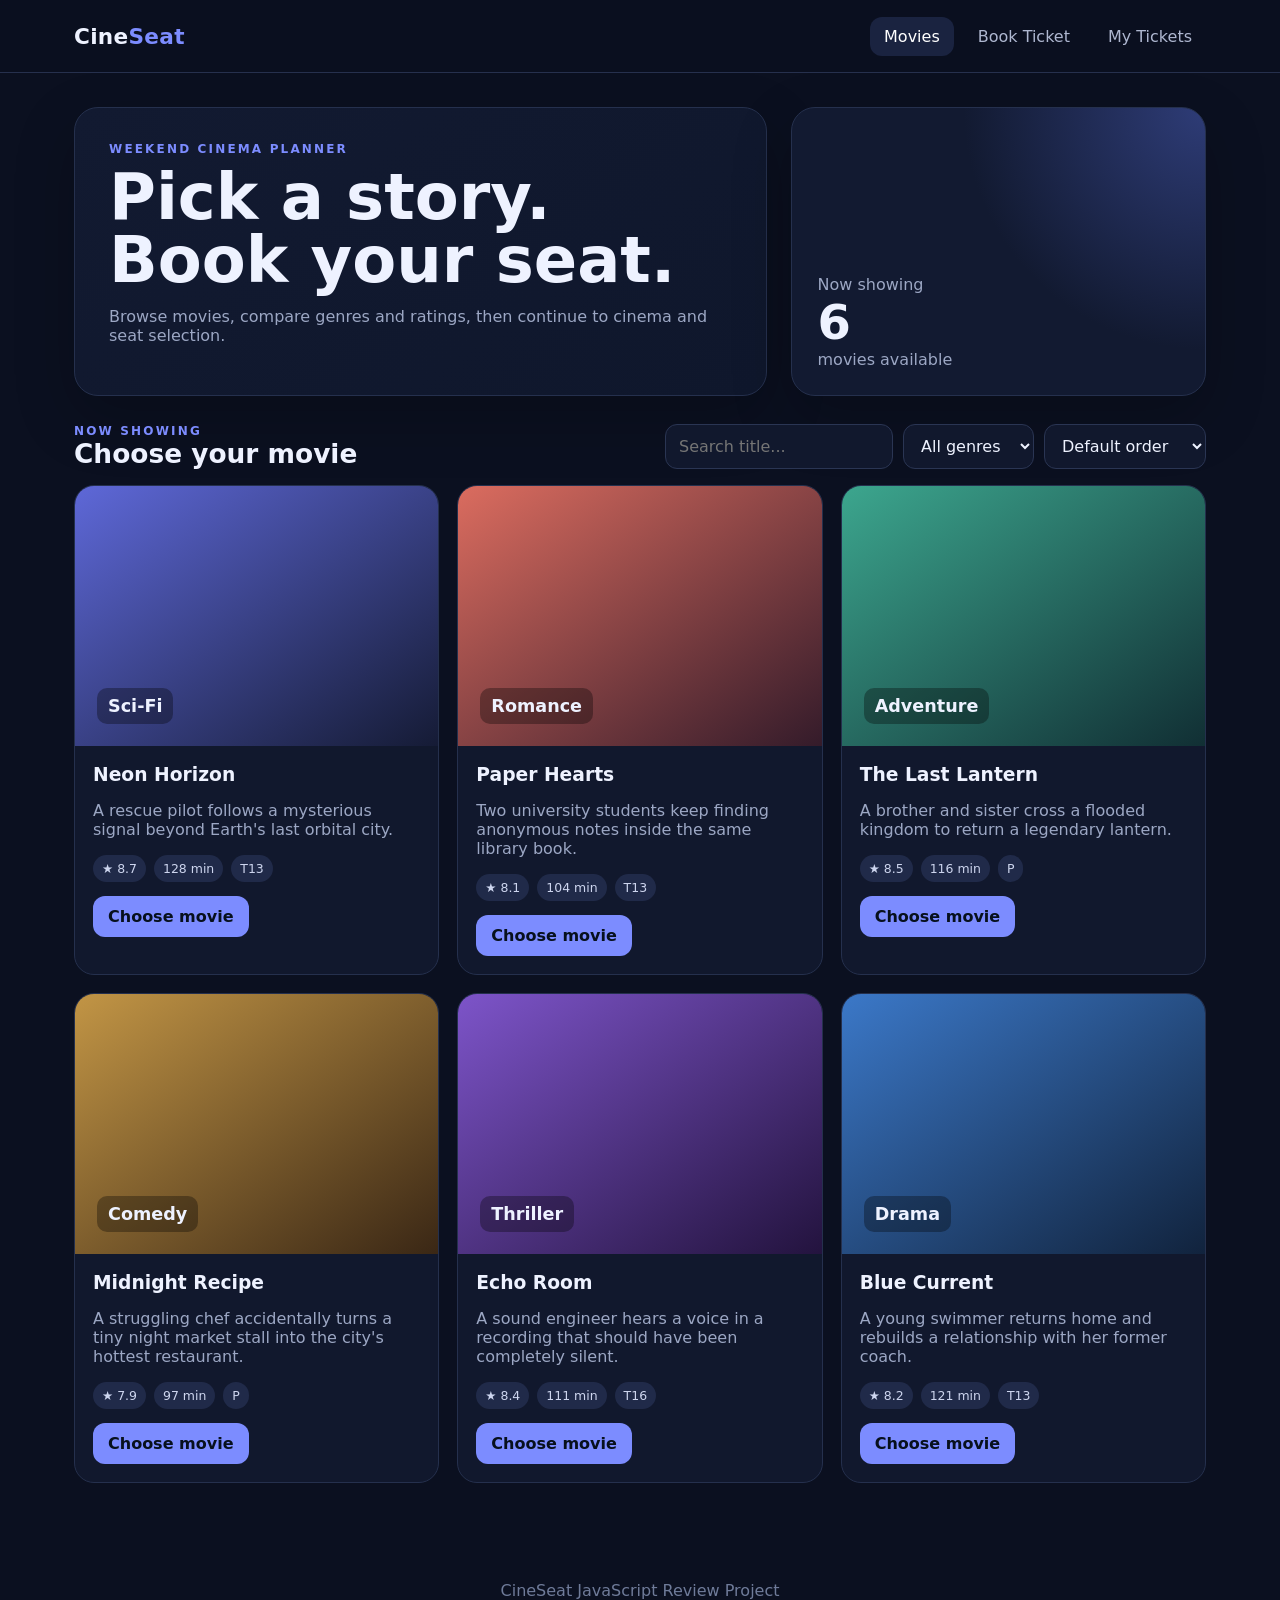
<file: CinemaSeat_Student/index.html>
<!doctype html>
<html>
  <head>
    <meta charset="UTF-8" />
    <meta name="viewport" content="width=device-width,initial-scale=1" />
    <title>CineSeat • Movies</title>
    <link rel="stylesheet" href="style.css" />
  </head>
  <body data-page="movies">
    <header class="topbar">
      <nav class="nav">
        <a class="brand" href="index.html">Cine<span>Seat</span></a>
        <div class="nav-links">
          <a class="active" href="index.html">Movies</a><a href="booking.html">Book Ticket</a
          ><a href="tickets.html">My Tickets <span id="ticketCount"></span></a>
        </div>
      </nav>
    </header>
    <main class="page">
      <section class="hero">
        <div class="hero-card hero-copy">
          <div class="eyebrow">Weekend cinema planner</div>
          <h1>Pick a story.<br />Book your seat.</h1>
          <p class="muted">Browse movies, compare genres and ratings, then continue to cinema and seat selection.</p>
        </div>
        <div class="hero-card hero-stat">
          <span class="muted">Now showing</span><strong id="movieCount">0</strong><span class="muted">movies available</span>
        </div>
      </section>
      <section>
        <div class="section-head">
          <div>
            <div class="eyebrow">Now showing</div>
            <h2>Choose your movie</h2>
          </div>
          <div class="controls">
            <input id="searchInput" class="field" placeholder="Search title..." />
            <select id="genreFilter" class="field">
              <option value="all">All genres</option>
            </select>
            <select id="sortSelect" class="field">
              <option value="default">Default order</option>
              <option value="rating-desc">Highest rating</option>
              <option value="duration-asc">Shortest first</option>
              <option value="title-asc">Title A–Z</option>
            </select>
          </div>
        </div>
        <div id="movieGrid" class="movie-grid"></div>
        <div id="movieEmpty" class="empty hidden">No movies match your current search and filters.</div>
      </section>
    </main>
    <footer class="footer">CineSeat JavaScript Review Project</footer>
    <script src="script.js"></script>
  </body>
</html>
</file>
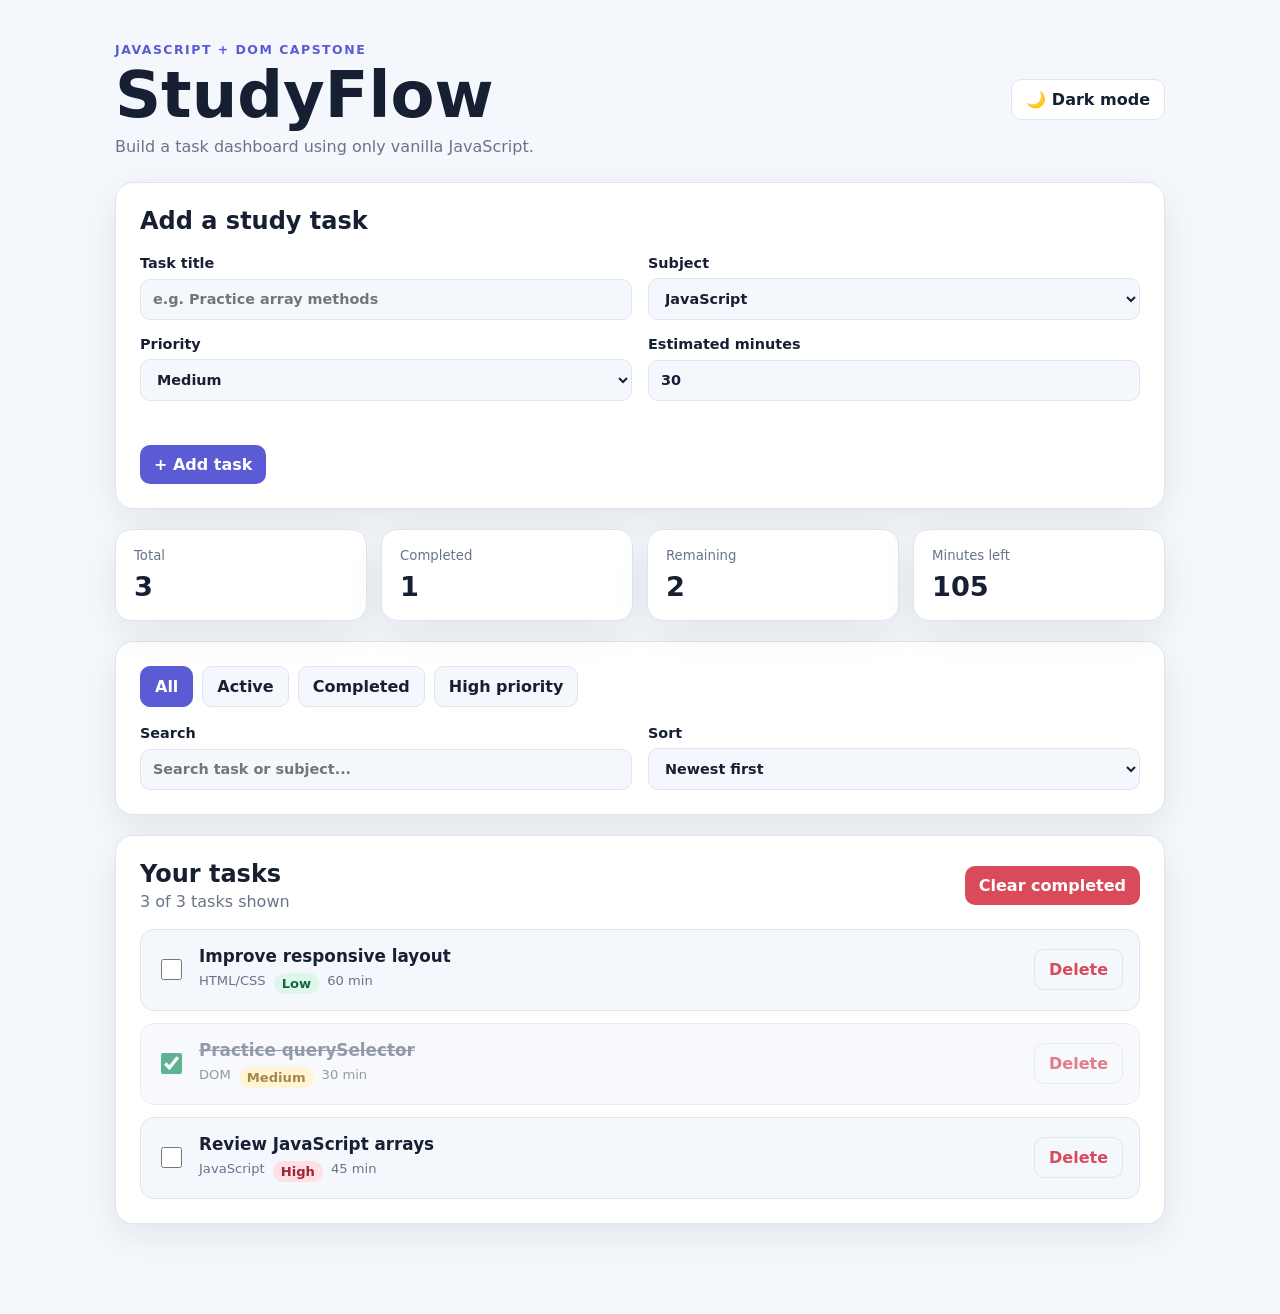
<file: DOM_Assignment1/index.html>
<!DOCTYPE html>
<html lang="en">
<head>
  <meta charset="UTF-8" />
  <meta name="viewport" content="width=device-width, initial-scale=1.0" />
  <title>StudyFlow - JavaScript DOM Capstone</title>
  <link rel="stylesheet" href="style.css" />
</head>
<body>
  <main class="app-shell">
    <header class="hero">
      <div>
        <p class="eyebrow">JavaScript + DOM Capstone</p>
        <h1>StudyFlow</h1>
        <p class="subtitle">Build a task dashboard using only vanilla JavaScript.</p>
      </div>
      <button id="theme-btn" class="secondary-btn" type="button">🌙 Dark mode</button>
    </header>

    <section class="panel" aria-labelledby="add-task-title">
      <h2 id="add-task-title">Add a study task</h2>
      <form id="task-form" novalidate>
        <div class="form-grid">
          <label>
            Task title
            <input id="task-title" type="text" placeholder="e.g. Practice array methods" maxlength="60" />
          </label>

          <label>
            Subject
            <select id="task-subject">
              <option value="JavaScript">JavaScript</option>
              <option value="HTML/CSS">HTML/CSS</option>
              <option value="DOM">DOM</option>
              <option value="Other">Other</option>
            </select>
          </label>

          <label>
            Priority
            <select id="task-priority">
              <option value="low">Low</option>
              <option value="medium" selected>Medium</option>
              <option value="high">High</option>
            </select>
          </label>

          <label>
            Estimated minutes
            <input id="task-minutes" type="number" min="5" max="240" step="5" value="30" />
          </label>
        </div>

        <p id="form-error" class="error-message" aria-live="polite"></p>
        <button class="primary-btn" type="submit">+ Add task</button>
      </form>
    </section>

    <section class="stats-grid" aria-label="Task statistics">
      <article class="stat-card"><span>Total</span><strong id="stat-total">0</strong></article>
      <article class="stat-card"><span>Completed</span><strong id="stat-completed">0</strong></article>
      <article class="stat-card"><span>Remaining</span><strong id="stat-remaining">0</strong></article>
      <article class="stat-card"><span>Minutes left</span><strong id="stat-minutes">0</strong></article>
    </section>

    <section class="panel controls-panel">
      <div class="filter-group" role="group" aria-label="Filter tasks">
        <button class="filter-btn active" data-filter="all" type="button">All</button>
        <button class="filter-btn" data-filter="active" type="button">Active</button>
        <button class="filter-btn" data-filter="completed" type="button">Completed</button>
        <button class="filter-btn" data-filter="high" type="button">High priority</button>
      </div>

      <div class="control-grid">
        <label>
          Search
          <input id="search-input" type="search" placeholder="Search task or subject..." />
        </label>
        <label>
          Sort
          <select id="sort-select">
            <option value="newest">Newest first</option>
            <option value="oldest">Oldest first</option>
            <option value="priority">Priority</option>
            <option value="minutes">Estimated minutes</option>
          </select>
        </label>
      </div>
    </section>

    <section class="panel">
      <div class="section-heading">
        <div>
          <h2>Your tasks</h2>
          <p id="result-message" class="muted">No tasks yet.</p>
        </div>
        <button id="clear-completed-btn" class="danger-btn" type="button">Clear completed</button>
      </div>

      <div id="task-list" class="task-list"></div>
      <div id="empty-state" class="empty-state">
        <div class="empty-icon">📚</div>
        <h3>Nothing to show</h3>
        <p>Add a task or change your filters.</p>
      </div>
    </section>
  </main>

  <div id="confirm-modal" class="modal hidden" role="dialog" aria-modal="true" aria-labelledby="modal-title">
    <div class="modal-card">
      <button id="modal-close-btn" class="modal-close" type="button" aria-label="Close">×</button>
      <h2 id="modal-title">Delete task?</h2>
      <p>This action cannot be undone.</p>
      <div class="modal-actions">
        <button id="modal-cancel-btn" class="secondary-btn" type="button">Cancel</button>
        <button id="modal-confirm-btn" class="danger-btn" type="button">Delete</button>
      </div>
    </div>
  </div>
  <div id="modal-overlay" class="overlay hidden"></div>

  <script src="script.js"></script>
</body>
</html>
</file>
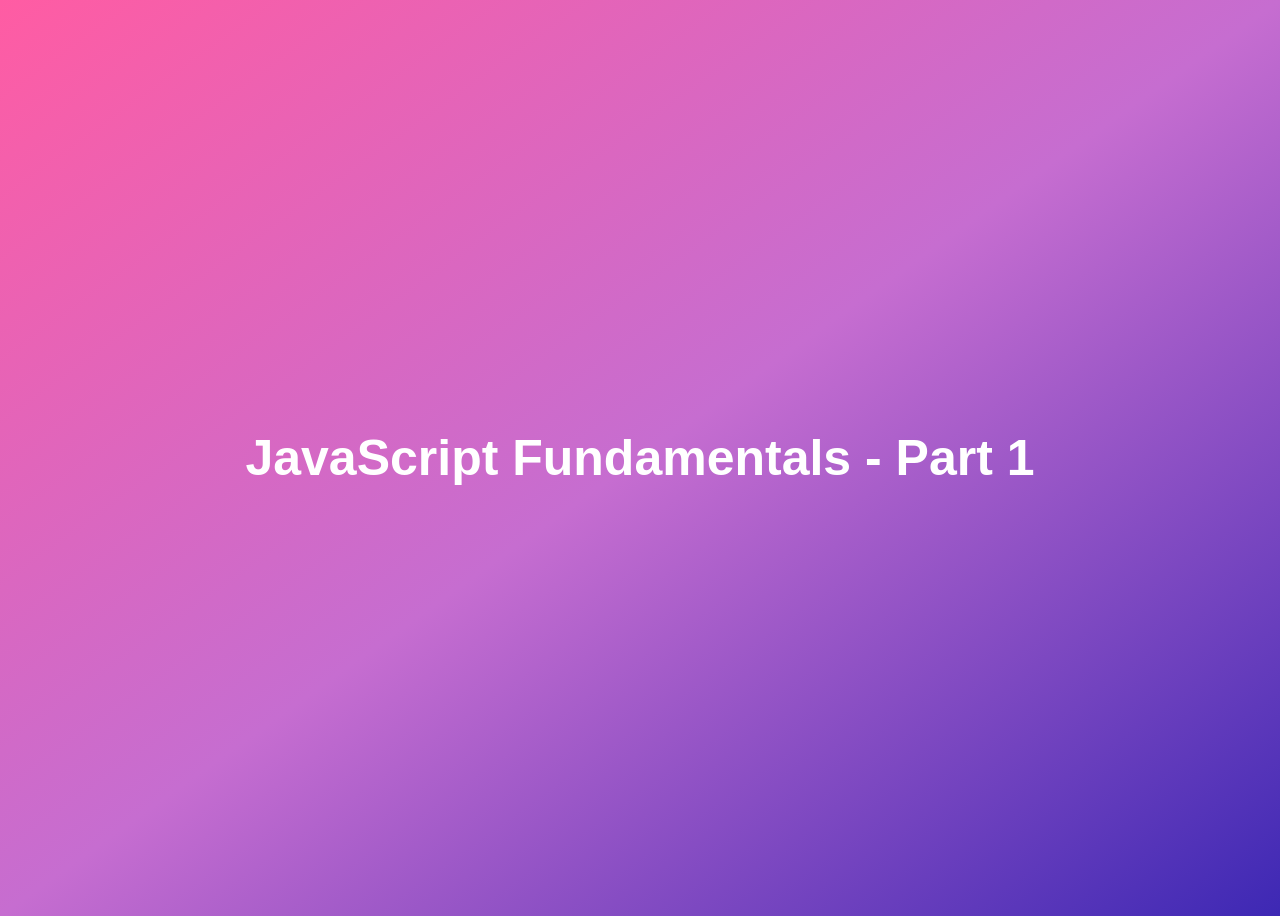
<file: JavaScript_Fundamental_1_Challenge/index.html>
<!doctype html>
<html lang="en">
  <head>
    <meta charset="UTF-8" />
    <meta name="viewport" content="width=device-width, initial-scale=1.0" />
    <title>JavaScript Fundamentals - Part 1</title>
    <style>
      body {
        height: 100vh;
        display: flex;
        align-items: center;
        background: linear-gradient(to top left, #3d28b4, #c66dd0, #ff5ca3);
      }
      h1 {
        font-family: sans-serif;
        font-size: 50px;
        line-height: 1.4;
        width: 100%;
        text-align: center;
        color: white;
      }
    </style>
  </head>
  <body>
    <h1>JavaScript Fundamentals - Part 1</h1>

    <!-- Linking a JavaScript File -->
    <script src="script.js"></script>
  </body>
</html>
</file>
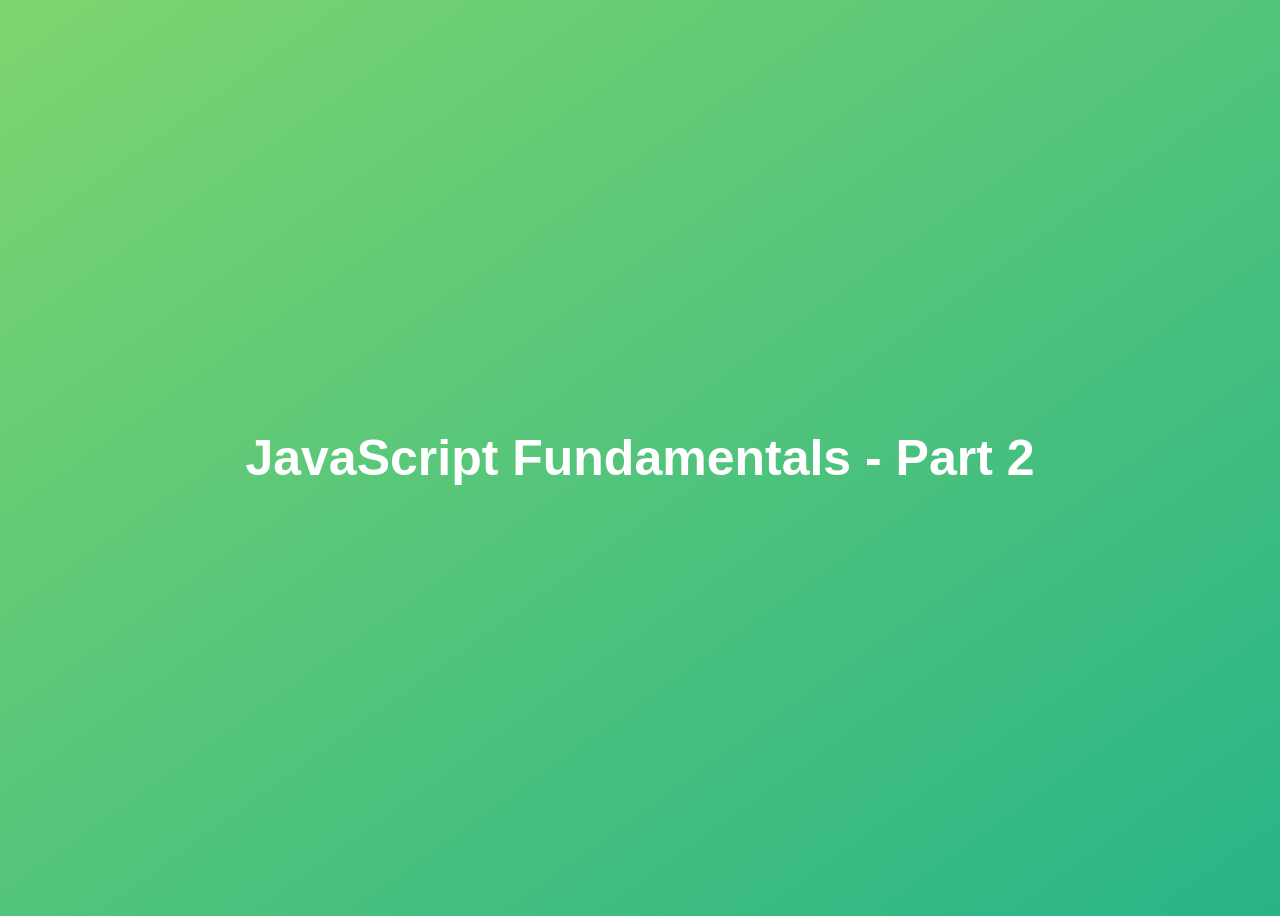
<file: JavaScript_Fundamental_2_Challenge/index.html>
<!doctype html>
<html lang="en">
  <head>
    <meta charset="UTF-8" />
    <meta name="viewport" content="width=device-width, initial-scale=1.0" />
    <meta http-equiv="X-UA-Compatible" content="ie=edge" />
    <title>JavaScript Fundamentals - Part 2</title>
    <style>
      body {
        height: 100vh;
        display: flex;
        align-items: center;
        background: linear-gradient(to top left, #28b487, #7dd56f);
      }
      h1 {
        font-family: sans-serif;
        font-size: 50px;
        line-height: 1.4;
        width: 100%;
        padding: 30px;
        text-align: center;
        color: white;
      }
    </style>
  </head>
  <body>
    <h1>JavaScript Fundamentals - Part 2</h1>

    <!-- Link to the script file -->
    <script src="script.js"></script>
  </body>
</html>
</file>
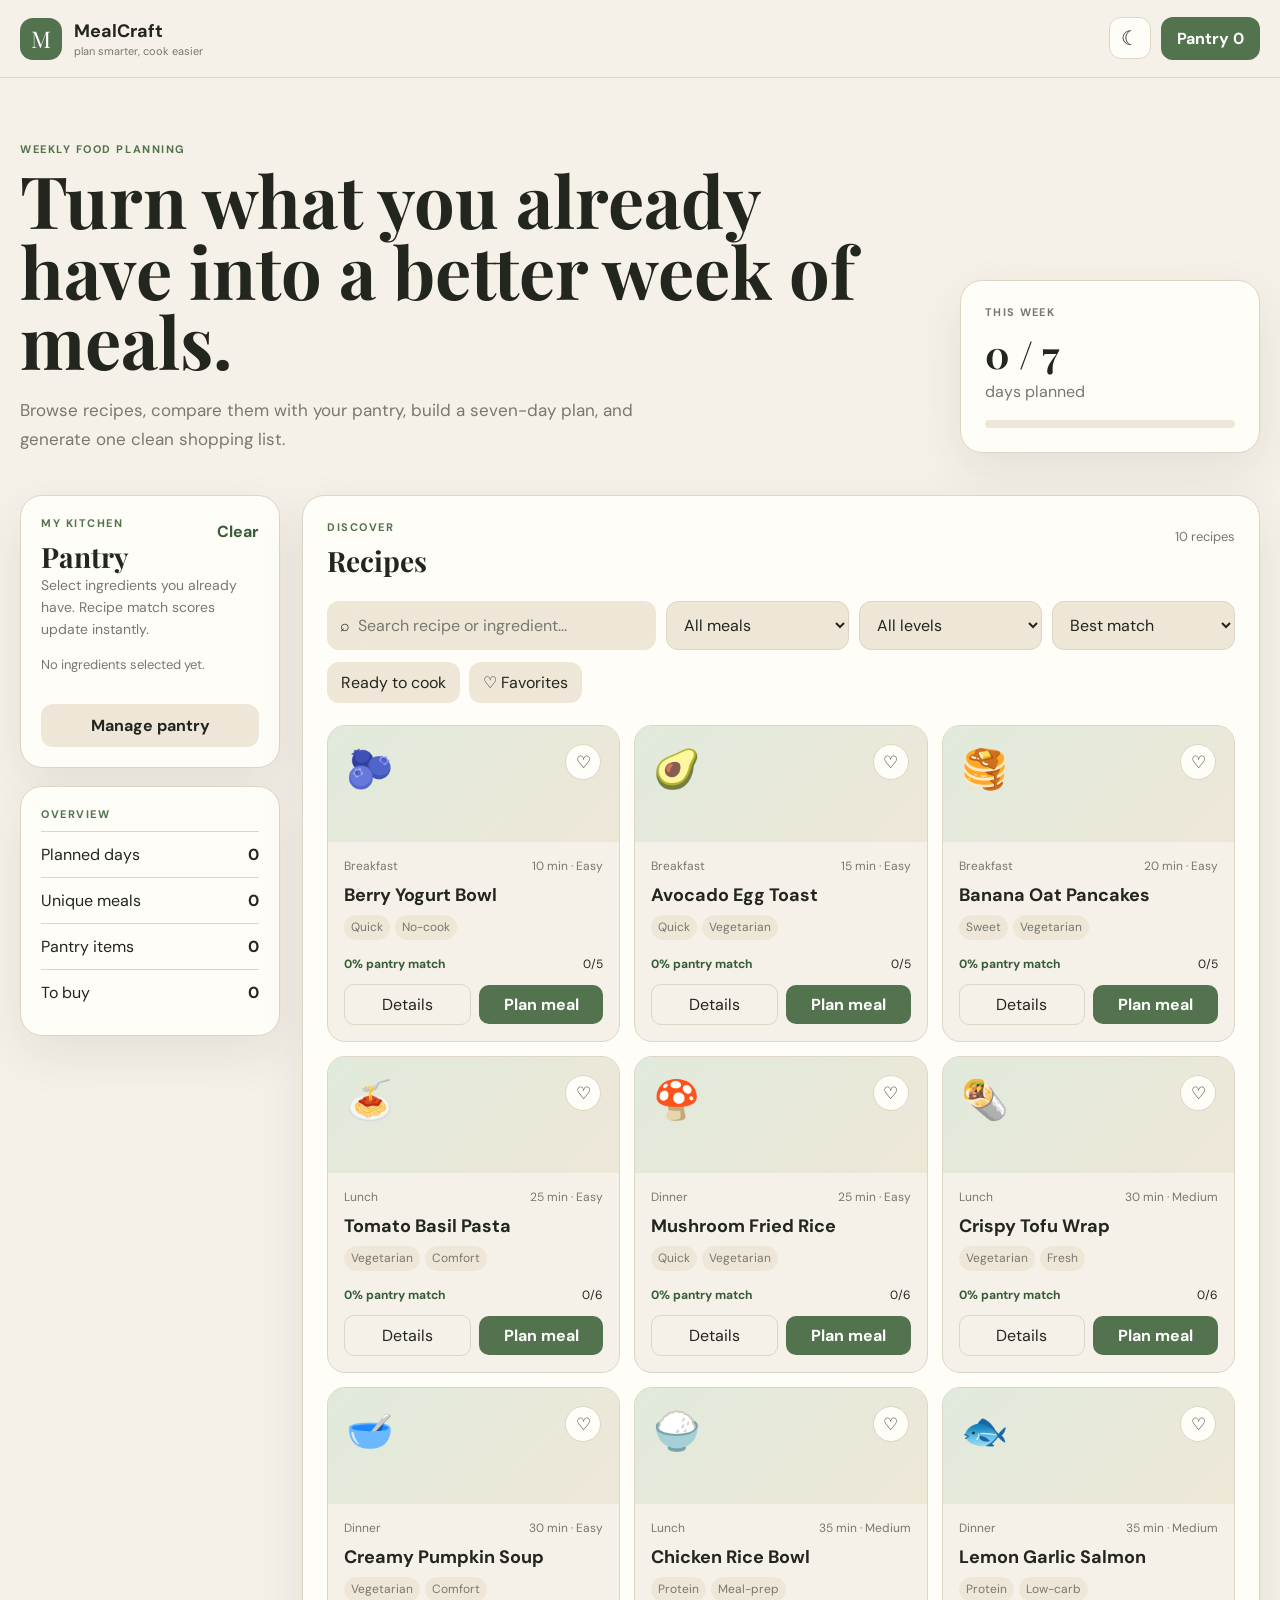
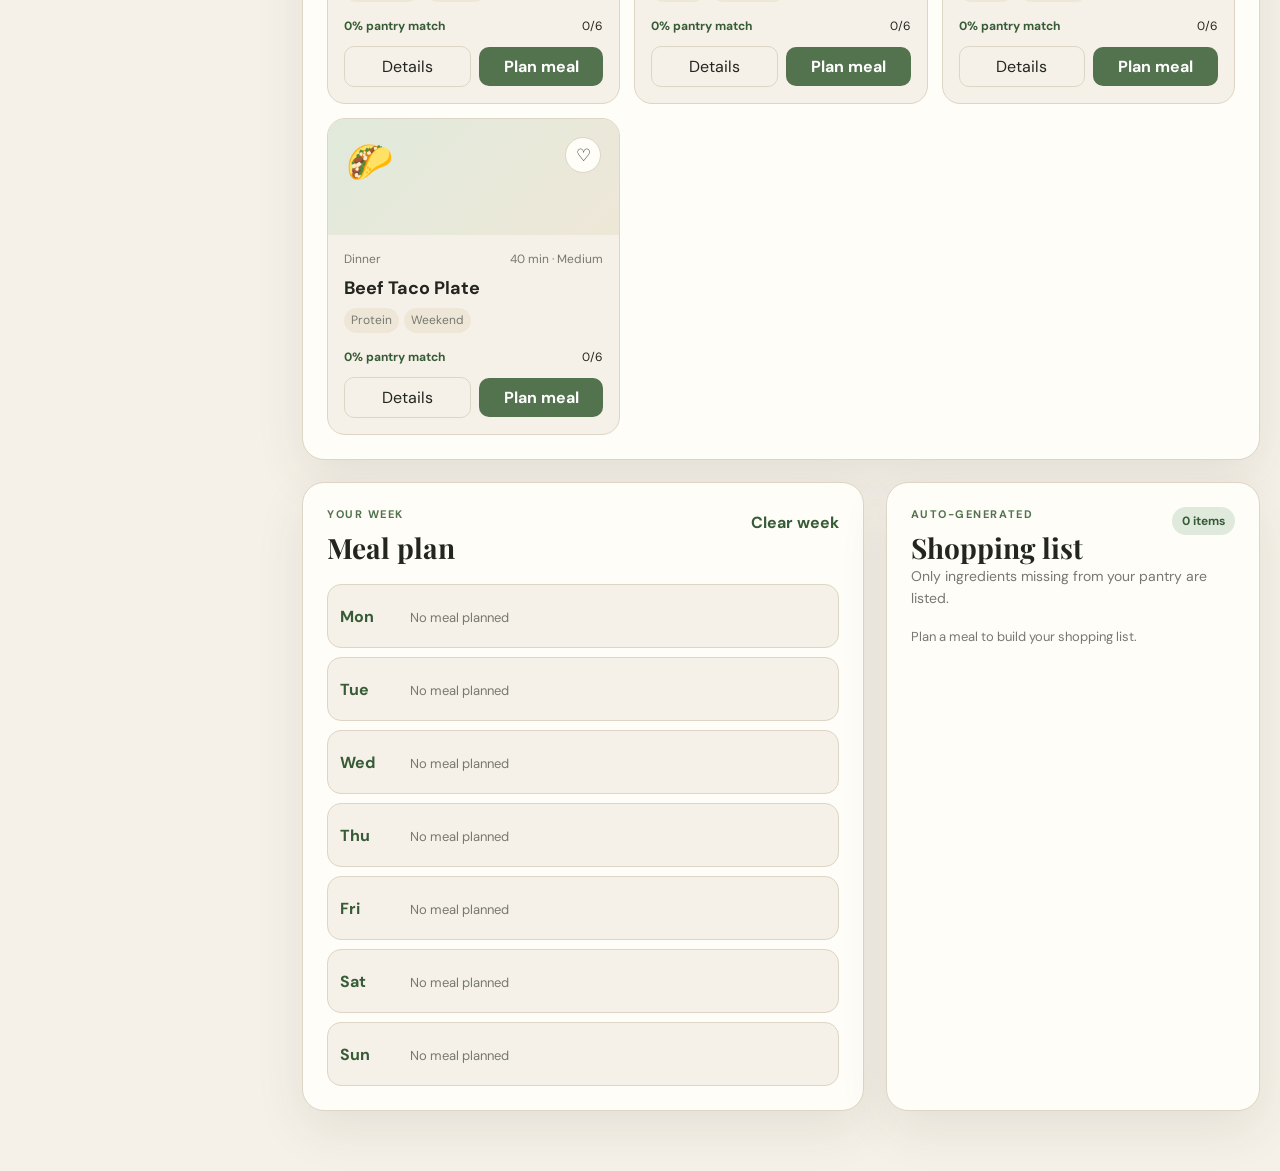
<file: Meal_Craft/index.html>
<!DOCTYPE html>
<html lang="en">
<head>
  <meta charset="UTF-8" />
  <meta name="viewport" content="width=device-width, initial-scale=1.0" />
  <title>MealCraft — Weekly Meal Planner</title>
  <link rel="stylesheet" href="style.css" />
</head>
<body>
  <header class="topbar">
    <a class="brand" href="#top" aria-label="MealCraft home">
      <span class="brand-mark">M</span>
      <span><strong>MealCraft</strong><small>plan smarter, cook easier</small></span>
    </a>
    <div class="topbar-actions">
      <button class="icon-btn" id="themeBtn" type="button" aria-label="Toggle theme">☾</button>
      <button class="primary-btn" id="openPantryBtn" type="button">Pantry <span id="pantryCountBadge">0</span></button>
    </div>
  </header>

  <main id="top">
    <section class="hero page-shell">
      <div>
        <p class="eyebrow">WEEKLY FOOD PLANNING</p>
        <h1>Turn what you already have into a better week of meals.</h1>
        <p class="hero-copy">Browse recipes, compare them with your pantry, build a seven-day plan, and generate one clean shopping list.</p>
      </div>
      <div class="hero-card">
        <span class="hero-card-label">THIS WEEK</span>
        <strong id="heroPlannedCount">0 / 7</strong>
        <span>days planned</span>
        <div class="progress-track"><span id="heroProgress"></span></div>
      </div>
    </section>

    <section class="dashboard page-shell">
      <aside class="sidebar">
        <div class="panel sidebar-panel">
          <div class="panel-heading">
            <div><p class="eyebrow">MY KITCHEN</p><h2>Pantry</h2></div>
            <button class="text-btn" id="clearPantryBtn" type="button">Clear</button>
          </div>
          <p class="muted">Select ingredients you already have. Recipe match scores update instantly.</p>
          <div class="pantry-preview" id="pantryPreview"></div>
          <button class="secondary-btn full-btn" id="managePantryBtn" type="button">Manage pantry</button>
        </div>

        <div class="panel stats-panel">
          <p class="eyebrow">OVERVIEW</p>
          <div class="stat-row"><span>Planned days</span><strong id="statDays">0</strong></div>
          <div class="stat-row"><span>Unique meals</span><strong id="statMeals">0</strong></div>
          <div class="stat-row"><span>Pantry items</span><strong id="statPantry">0</strong></div>
          <div class="stat-row"><span>To buy</span><strong id="statShopping">0</strong></div>
        </div>
      </aside>

      <div class="content-column">
        <section class="panel recipes-panel">
          <div class="section-heading">
            <div><p class="eyebrow">DISCOVER</p><h2>Recipes</h2></div>
            <span class="result-count" id="resultCount">0 recipes</span>
          </div>

          <div class="toolbar">
            <label class="search-box">
              <span>⌕</span>
              <input id="searchInput" type="search" placeholder="Search recipe or ingredient..." autocomplete="off" />
            </label>
            <select id="categoryFilter" aria-label="Filter category">
              <option value="all">All meals</option>
              <option value="Breakfast">Breakfast</option>
              <option value="Lunch">Lunch</option>
              <option value="Dinner">Dinner</option>
            </select>
            <select id="difficultyFilter" aria-label="Filter difficulty">
              <option value="all">All levels</option>
              <option value="Easy">Easy</option>
              <option value="Medium">Medium</option>
            </select>
            <select id="sortSelect" aria-label="Sort recipes">
              <option value="match">Best match</option>
              <option value="time">Fastest</option>
              <option value="name">A–Z</option>
            </select>
          </div>

          <div class="quick-filters">
            <button class="filter-chip" id="cookableBtn" type="button">Ready to cook</button>
            <button class="filter-chip" id="favoritesBtn" type="button">♡ Favorites</button>
          </div>

          <div class="recipe-grid" id="recipeGrid"></div>
          <div class="empty-state hidden" id="recipeEmpty">
            <span>🍽️</span><h3>No recipes found</h3><p>Try changing your filters or pantry.</p>
          </div>
        </section>

        <section class="planner-grid">
          <div class="panel planner-panel">
            <div class="section-heading">
              <div><p class="eyebrow">YOUR WEEK</p><h2>Meal plan</h2></div>
              <button class="text-btn" id="clearPlanBtn" type="button">Clear week</button>
            </div>
            <div class="week-list" id="weekList"></div>
          </div>

          <div class="panel shopping-panel">
            <div class="section-heading">
              <div><p class="eyebrow">AUTO-GENERATED</p><h2>Shopping list</h2></div>
              <span class="pill" id="shoppingCount">0 items</span>
            </div>
            <p class="muted">Only ingredients missing from your pantry are listed.</p>
            <div id="shoppingList" class="shopping-list"></div>
          </div>
        </section>
      </div>
    </section>
  </main>

  <div class="modal-backdrop hidden" id="pantryModal">
    <section class="modal-card wide-modal" role="dialog" aria-modal="true" aria-labelledby="pantryModalTitle">
      <div class="modal-head">
        <div><p class="eyebrow">MY KITCHEN</p><h2 id="pantryModalTitle">Manage pantry</h2></div>
        <button class="icon-btn modal-close" data-close="pantry" type="button">×</button>
      </div>
      <p class="muted">Click ingredients to add or remove them from your pantry.</p>
      <div class="ingredient-cloud" id="ingredientCloud"></div>
      <div class="modal-actions">
        <button class="secondary-btn" id="selectBasicsBtn" type="button">Add kitchen basics</button>
        <button class="primary-btn modal-close" data-close="pantry" type="button">Done</button>
      </div>
    </section>
  </div>

  <div class="modal-backdrop hidden" id="planModal">
    <section class="modal-card" role="dialog" aria-modal="true" aria-labelledby="planModalTitle">
      <div class="modal-head">
        <div><p class="eyebrow">ADD TO WEEK</p><h2 id="planModalTitle">Plan this meal</h2></div>
        <button class="icon-btn modal-close" data-close="plan" type="button">×</button>
      </div>
      <div class="selected-recipe-box" id="selectedRecipeBox"></div>
      <label class="field-label" for="daySelect">Choose day</label>
      <select id="daySelect"></select>
      <div class="conflict-box hidden" id="conflictBox"></div>
      <div class="modal-actions">
        <button class="secondary-btn modal-close" data-close="plan" type="button">Cancel</button>
        <button class="primary-btn" id="confirmPlanBtn" type="button">Add to plan</button>
      </div>
    </section>
  </div>

  <div class="modal-backdrop hidden" id="detailModal">
    <section class="modal-card" role="dialog" aria-modal="true" aria-labelledby="detailTitle">
      <div class="modal-head">
        <div><p class="eyebrow">RECIPE DETAILS</p><h2 id="detailTitle">Recipe</h2></div>
        <button class="icon-btn modal-close" data-close="detail" type="button">×</button>
      </div>
      <div id="detailContent"></div>
    </section>
  </div>

  <script src="script.js"></script>
</body>
</html>
</file>
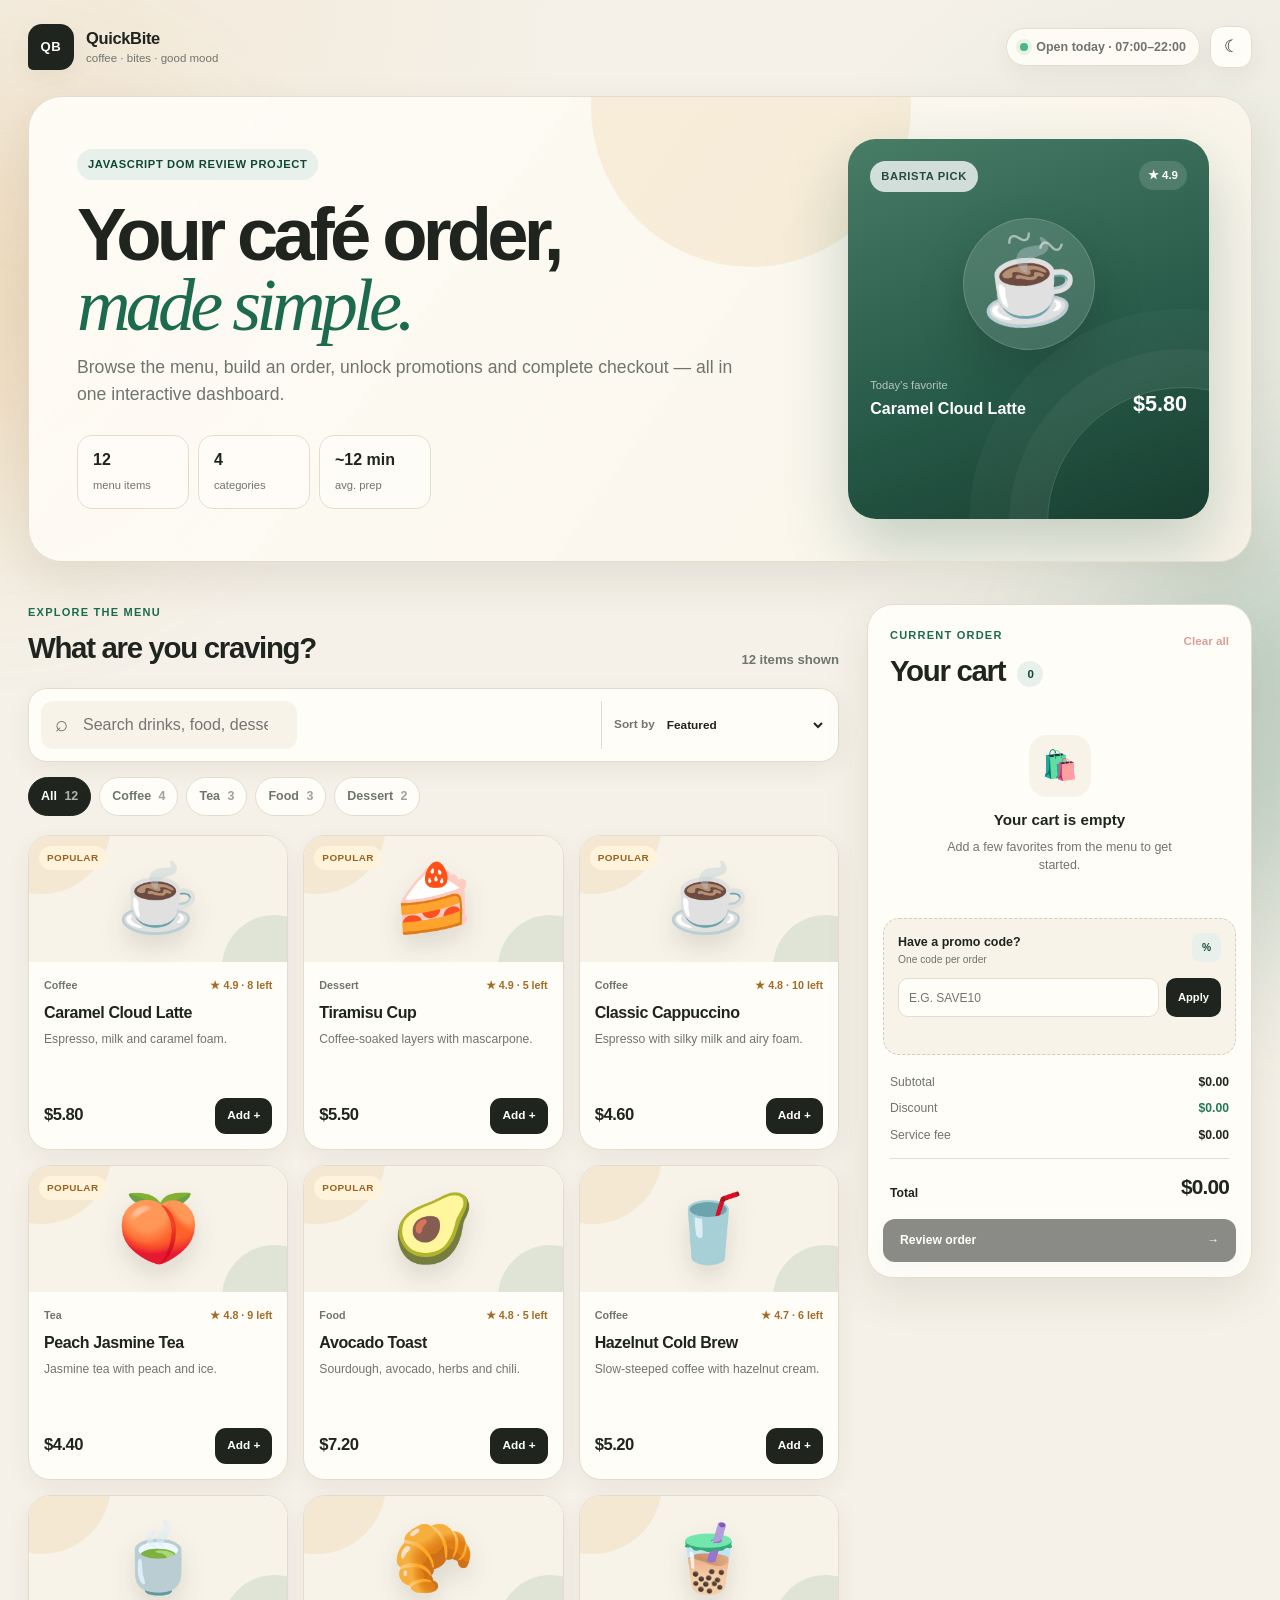
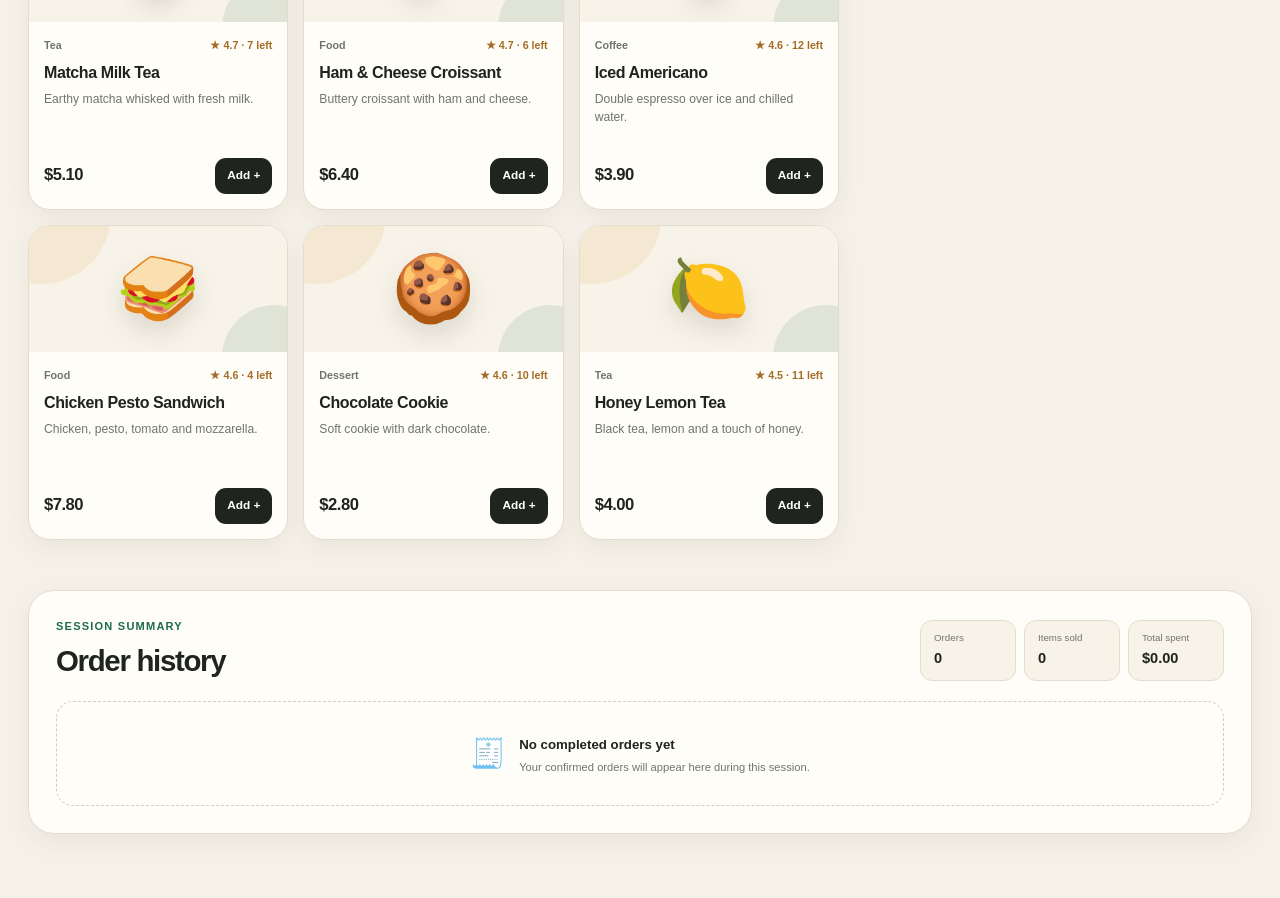
<file: QuickBite_Café/index.html>
<!DOCTYPE html>
<html lang="en">
<head>
  <meta charset="UTF-8" />
  <meta name="viewport" content="width=device-width, initial-scale=1.0" />
  <meta name="description" content="QuickBite Café JavaScript DOM review assignment" />
  <title>QuickBite Café — Order Dashboard</title>
  <link rel="stylesheet" href="style.css" />
</head>
<body>
  <div class="page-glow page-glow-one"></div>
  <div class="page-glow page-glow-two"></div>

  <header class="site-header">
    <a class="brand" href="#" aria-label="QuickBite Café home">
      <span class="brand-mark" aria-hidden="true">QB</span>
      <span class="brand-copy">
        <strong>QuickBite</strong>
        <small>coffee · bites · good mood</small>
      </span>
    </a>

    <div class="header-actions">
      <div class="open-status" aria-label="Store status">
        <span class="status-dot"></span>
        <span>Open today · 07:00–22:00</span>
      </div>
      <button id="theme-btn" class="icon-button" type="button" aria-label="Toggle theme" title="Toggle theme">
        <span id="theme-icon" aria-hidden="true">☾</span>
      </button>
    </div>
  </header>

  <main class="app-shell">
    <section class="hero-section">
      <div class="hero-copy">
        <span class="pill pill-accent">JavaScript DOM Review Project</span>
        <h1>Your café order,<br /><em>made simple.</em></h1>
        <p>
          Browse the menu, build an order, unlock promotions and complete checkout — all in one interactive dashboard.
        </p>

        <div class="hero-metrics" aria-label="Store highlights">
          <div>
            <strong id="hero-item-count">0</strong>
            <span>menu items</span>
          </div>
          <div>
            <strong>4</strong>
            <span>categories</span>
          </div>
          <div>
            <strong>~12 min</strong>
            <span>avg. prep</span>
          </div>
        </div>
      </div>

      <div class="hero-card" aria-label="Featured drink">
        <div class="hero-card-top">
          <span class="pill pill-light">Barista pick</span>
          <span class="rating-chip">★ 4.9</span>
        </div>
        <div class="featured-art" aria-hidden="true">
          <span class="featured-cup">☕</span>
          <span class="steam steam-one">~</span>
          <span class="steam steam-two">~</span>
        </div>
        <div class="hero-card-bottom">
          <div>
            <small>Today’s favorite</small>
            <strong>Caramel Cloud Latte</strong>
          </div>
          <span>$5.80</span>
        </div>
      </div>
    </section>

    <section class="workspace">
      <div class="catalog-column">
        <div class="section-title-row">
          <div>
            <span class="section-kicker">Explore the menu</span>
            <h2>What are you craving?</h2>
          </div>
          <p id="menu-result-message" class="result-message">0 items</p>
        </div>

        <div class="control-panel">
          <label class="search-control" for="search-input">
            <span class="control-icon" aria-hidden="true">⌕</span>
            <input id="search-input" type="search" placeholder="Search drinks, food, dessert..." autocomplete="off" />
          </label>

          <label class="sort-control" for="sort-select">
            <span>Sort by</span>
            <select id="sort-select">
              <option value="featured">Featured</option>
              <option value="price-low">Price: Low to high</option>
              <option value="price-high">Price: High to low</option>
              <option value="name">Name: A–Z</option>
              <option value="rating">Top rated</option>
            </select>
          </label>
        </div>

        <div id="category-filters" class="category-tabs" aria-label="Menu category filter">
          <button class="category-tab active" type="button" data-category="all">All <span id="count-all">0</span></button>
          <button class="category-tab" type="button" data-category="coffee">Coffee <span id="count-coffee">0</span></button>
          <button class="category-tab" type="button" data-category="tea">Tea <span id="count-tea">0</span></button>
          <button class="category-tab" type="button" data-category="food">Food <span id="count-food">0</span></button>
          <button class="category-tab" type="button" data-category="dessert">Dessert <span id="count-dessert">0</span></button>
        </div>

        <div id="menu-grid" class="menu-grid" aria-live="polite"></div>

        <div id="menu-empty" class="empty-card hidden">
          <div class="empty-illustration" aria-hidden="true">☕</div>
          <h3>No matches found</h3>
          <p>Try a different search, category, or favorite selection.</p>
          <button id="reset-menu-btn" class="secondary-button" type="button">Reset menu filters</button>
        </div>
      </div>

      <aside class="order-column">
        <div class="order-card">
          <div class="order-card-header">
            <div>
              <span class="section-kicker">Current order</span>
              <h2>Your cart <span id="cart-count" class="cart-count">0</span></h2>
            </div>
            <button id="clear-cart-btn" class="link-button danger-text" type="button" disabled>Clear all</button>
          </div>

          <div id="cart-empty" class="cart-empty-state">
            <div class="cart-empty-icon" aria-hidden="true">🛍️</div>
            <strong>Your cart is empty</strong>
            <p>Add a few favorites from the menu to get started.</p>
          </div>

          <div id="cart-list" class="cart-list hidden"></div>

          <div class="promo-panel">
            <div class="promo-heading">
              <div>
                <strong>Have a promo code?</strong>
                <span>One code per order</span>
              </div>
              <span class="ticket-icon" aria-hidden="true">%</span>
            </div>
            <div class="promo-input-row">
              <input id="promo-input" type="text" placeholder="e.g. SAVE10" autocomplete="off" maxlength="12" />
              <button id="apply-promo-btn" class="small-button" type="button">Apply</button>
            </div>
            <p id="promo-message" class="form-message" aria-live="polite"></p>
          </div>

          <div class="price-summary" aria-label="Order price summary">
            <div><span>Subtotal</span><strong id="subtotal-value">$0.00</strong></div>
            <div><span>Discount</span><strong id="discount-value" class="success-text">−$0.00</strong></div>
            <div><span>Service fee</span><strong id="service-value">$0.00</strong></div>
            <div class="price-total"><span>Total</span><strong id="total-value">$0.00</strong></div>
          </div>

          <button id="checkout-btn" class="primary-button checkout-button" type="button" disabled>
            <span>Review order</span>
            <span aria-hidden="true">→</span>
          </button>
        </div>
      </aside>
    </section>

    <section class="history-section">
      <div class="section-title-row history-title-row">
        <div>
          <span class="section-kicker">Session summary</span>
          <h2>Order history</h2>
        </div>
        <div class="history-stat-grid">
          <div>
            <small>Orders</small>
            <strong id="history-count">0</strong>
          </div>
          <div>
            <small>Items sold</small>
            <strong id="history-items">0</strong>
          </div>
          <div>
            <small>Total spent</small>
            <strong id="history-revenue">$0.00</strong>
          </div>
        </div>
      </div>

      <div id="history-list" class="history-list"></div>

      <div id="history-empty" class="history-empty-state">
        <span aria-hidden="true">🧾</span>
        <div>
          <strong>No completed orders yet</strong>
          <p>Your confirmed orders will appear here during this session.</p>
        </div>
      </div>
    </section>
  </main>

  <div id="modal-overlay" class="modal-overlay hidden"></div>

  <section id="checkout-modal" class="modal hidden" role="dialog" aria-modal="true" aria-labelledby="checkout-title">
    <div class="modal-header">
      <div>
        <span class="section-kicker">Almost there</span>
        <h2 id="checkout-title">Review & place order</h2>
      </div>
      <button id="modal-close-btn" class="icon-button modal-close-button" type="button" aria-label="Close checkout">×</button>
    </div>

    <div class="modal-scroll-area">
      <div class="review-block">
        <div class="review-block-title">
          <strong>Order items</strong>
          <span id="modal-item-count">0 items</span>
        </div>
        <div id="checkout-items" class="checkout-items"></div>
      </div>

      <div class="customer-form">
        <label>
          <span>Customer name <b>*</b></span>
          <input id="customer-name" type="text" placeholder="e.g. Alex Nguyen" maxlength="30" autocomplete="off" />
          <small>2–30 characters.</small>
        </label>

        <label>
          <span>Order type <b>*</b></span>
          <select id="order-type">
            <option value="dine-in">Dine in</option>
            <option value="takeaway">Takeaway</option>
          </select>
          <small>Choose how you want to receive the order.</small>
        </label>

        <label class="full-field">
          <span>Order note <em>optional</em></span>
          <textarea id="order-note" rows="3" maxlength="100" placeholder="Less ice, no straw, warm pastry..."></textarea>
          <small><span id="note-count">0</span>/100 characters</small>
        </label>
      </div>

      <p id="checkout-error" class="form-message error-message" aria-live="polite"></p>
    </div>

    <div class="modal-footer">
      <div>
        <small>Amount to pay</small>
        <strong id="modal-total-value">$0.00</strong>
      </div>
      <div class="modal-actions">
        <button id="modal-cancel-btn" class="secondary-button" type="button">Back</button>
        <button id="place-order-btn" class="primary-button" type="button">Place order</button>
      </div>
    </div>
  </section>

  <div id="toast" class="toast hidden" role="status" aria-live="polite"></div>

  <script src="script.js"></script>
</body>
</html>
</file>
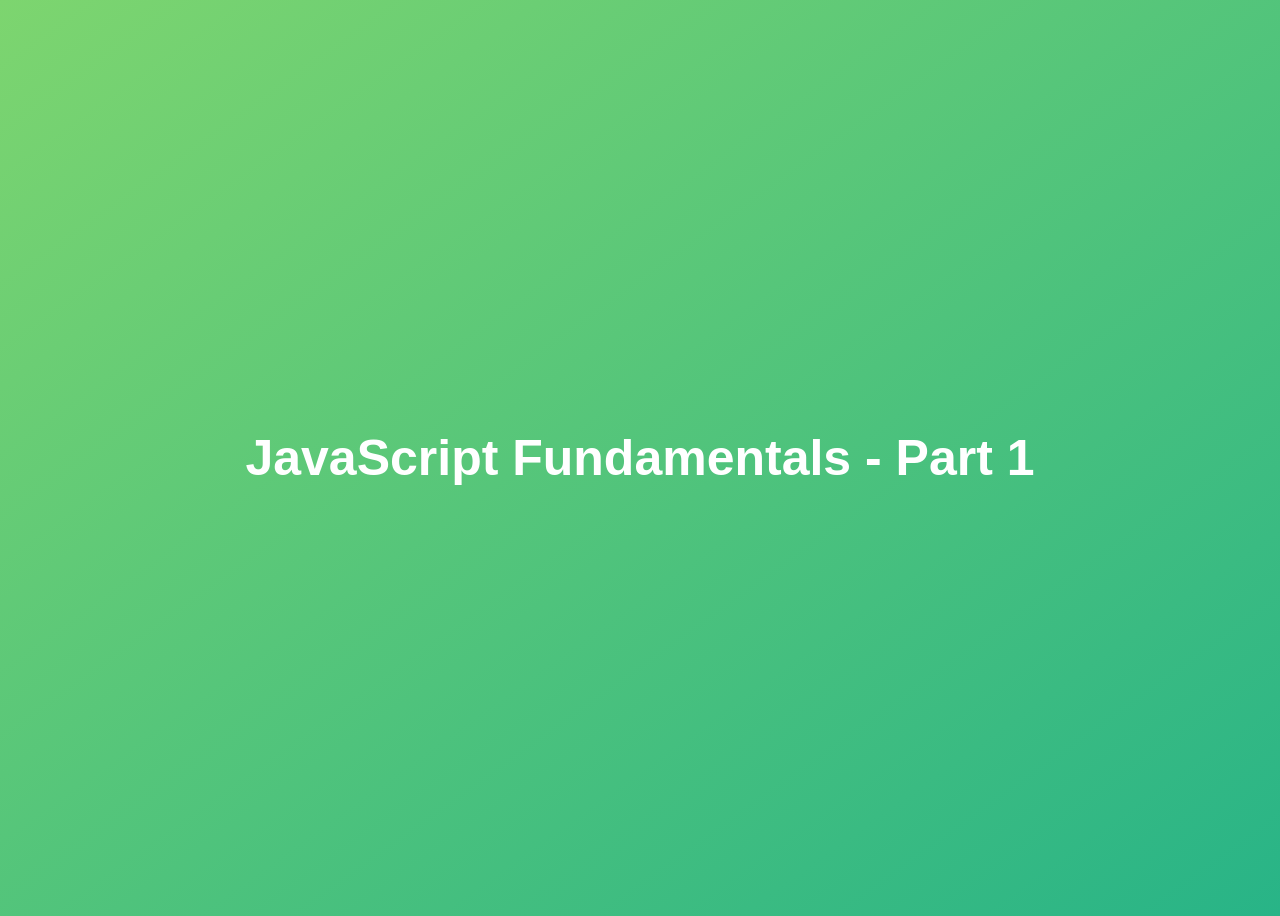
<file: Session01_JavaScript_Fundamental_1/index.html>
<!doctype html>
<html lang="en">
  <head>
    <meta charset="UTF-8" />
    <meta name="viewport" content="width=device-width, initial-scale=1.0" />
    <title>JavaScript Fundamentals - Part 1</title>
    <style>
      body {
        height: 100vh;
        display: flex;
        align-items: center;
        background: linear-gradient(to top left, #28b487, #7dd56f);
      }
      h1 {
        font-family: sans-serif;
        font-size: 50px;
        line-height: 1.4;
        width: 100%;
        text-align: center;
        color: white;
      }
    </style>
  </head>
  <body>
    <h1>JavaScript Fundamentals - Part 1</h1>

    <!-- Linking a JavaScript File -->
    <script src="script.js">
        //INTERNAL JAVASCRIPT CODE
    </script>
  </body>
</html>
</file>
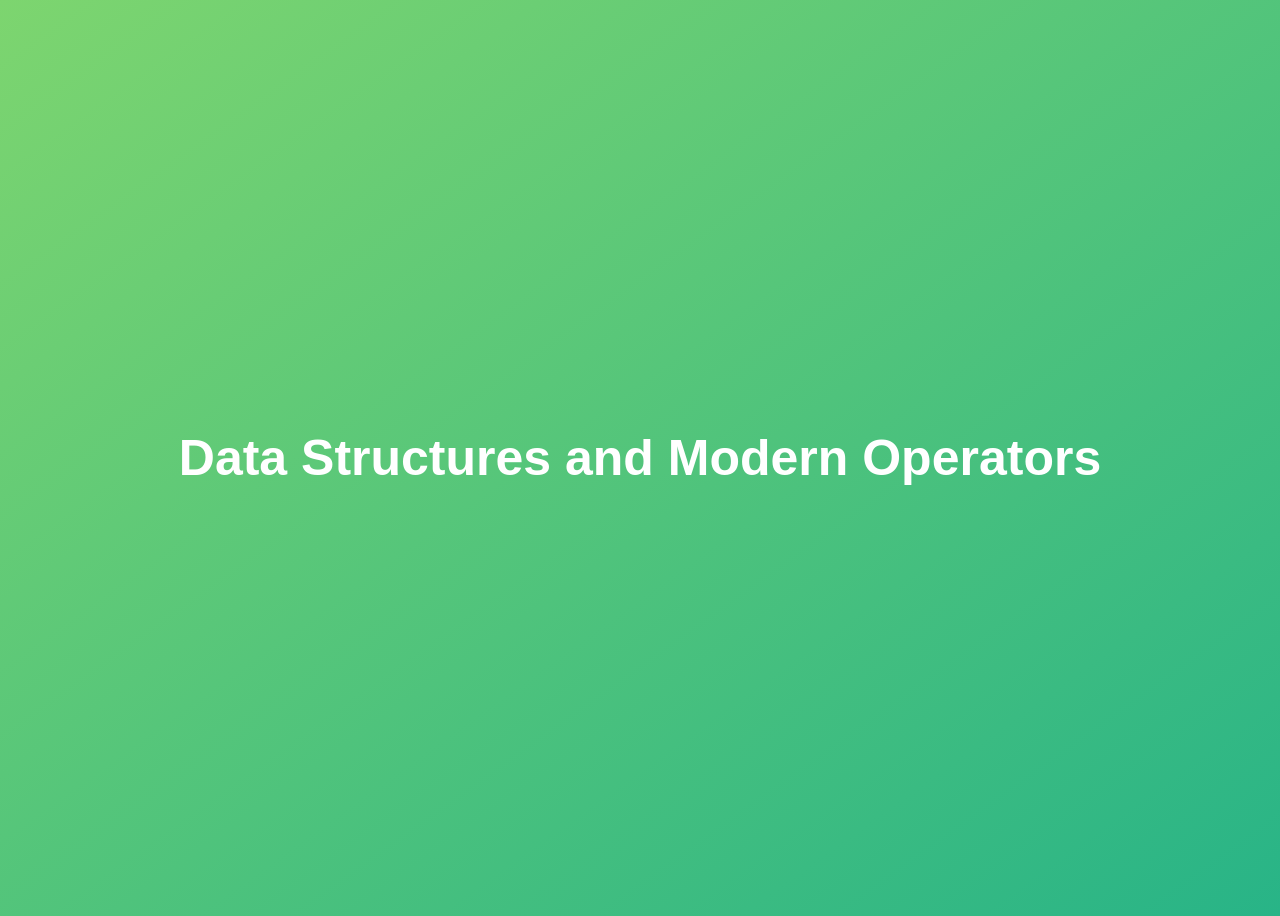
<file: Session04_DataStructures_ModernOperators_String/index.html>
<!DOCTYPE html>
<html lang="en">
  <head>
    <meta charset="UTF-8" />
    <meta name="viewport" content="width=device-width, initial-scale=1.0" />
    <meta http-equiv="X-UA-Compatible" content="ie=edge" />
    <title>Data Structures and Modern Operators</title>
    <style>
      body {
        height: 100vh;
        display: flex;
        align-items: center;
        background: linear-gradient(to top left, #28b487, #7dd56f);
      }
      h1 {
        font-family: sans-serif;
        font-size: 50px;
        line-height: 1.3;
        width: 100%;
        padding: 30px;
        text-align: center;
        color: white;
      }
      button {
        width: 50px;
        height: 20px;
        margin: 10px;
      }
      textarea {
        width: 300px;
        height: 100px;
      }
    </style>
  </head>
  <body>
    <h1>Data Structures and Modern Operators</h1>
    <script src="script.js"></script>
  </body>
</html>
</file>
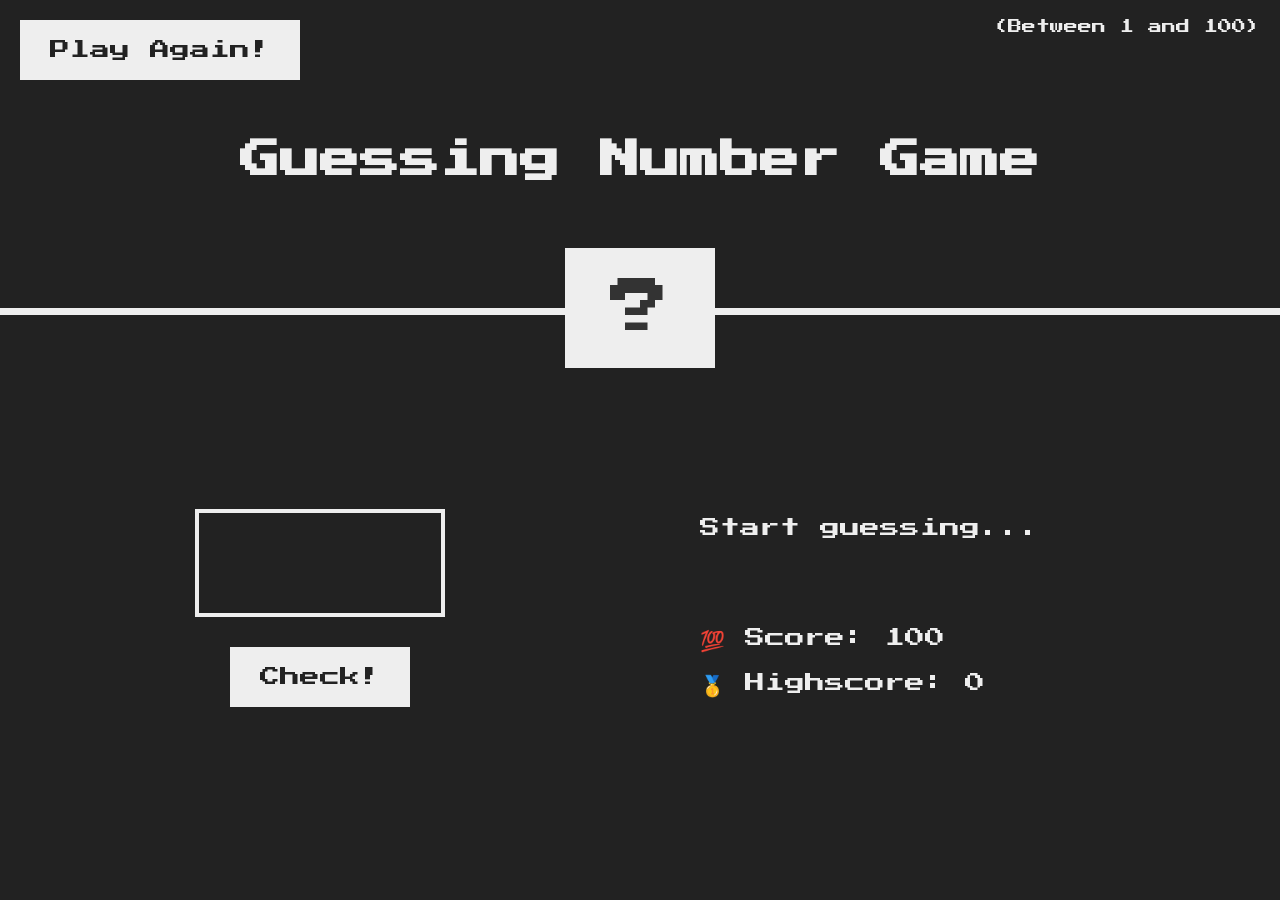
<file: Session03_DOM_Events/Guessing_Number_Game/index.html>
<!DOCTYPE html>
<html lang="en">
<head>
    <meta charset="UTF-8">
    <meta name="viewport" content="width=device-width, initial-scale=1.0">
    <meta http-equiv="X-AU-Compatible" content="ie=edge" />
    <link rel="stylesheet" href="style.css">
    <title>Guessing Number Game</title>
</head>
<body>
    <header>
        <h1>Guessing Number Game</h1>
        <p class="between">(Between 1 and 100)</p>
        <button class="btn again">Play Again!</button>
        <div class="number">?</div>
    </header>
    <main>
        <section class="left">
            <input type="number" min="1" max="100" class="guess">
            <button class="btn check">Check!</button>
        </section>
        <section class="right">
            <p class="message">Start guessing...</p>
            <p class="label-score">💯 Score: <span class="score">100</span></p>
            <p class="label-highscore">
            🥇 Highscore: <span class="highscore">0</span>
            </p>
        </section>
    </main>
    <script src="script.js"></script>
</body>
</html>
</file>
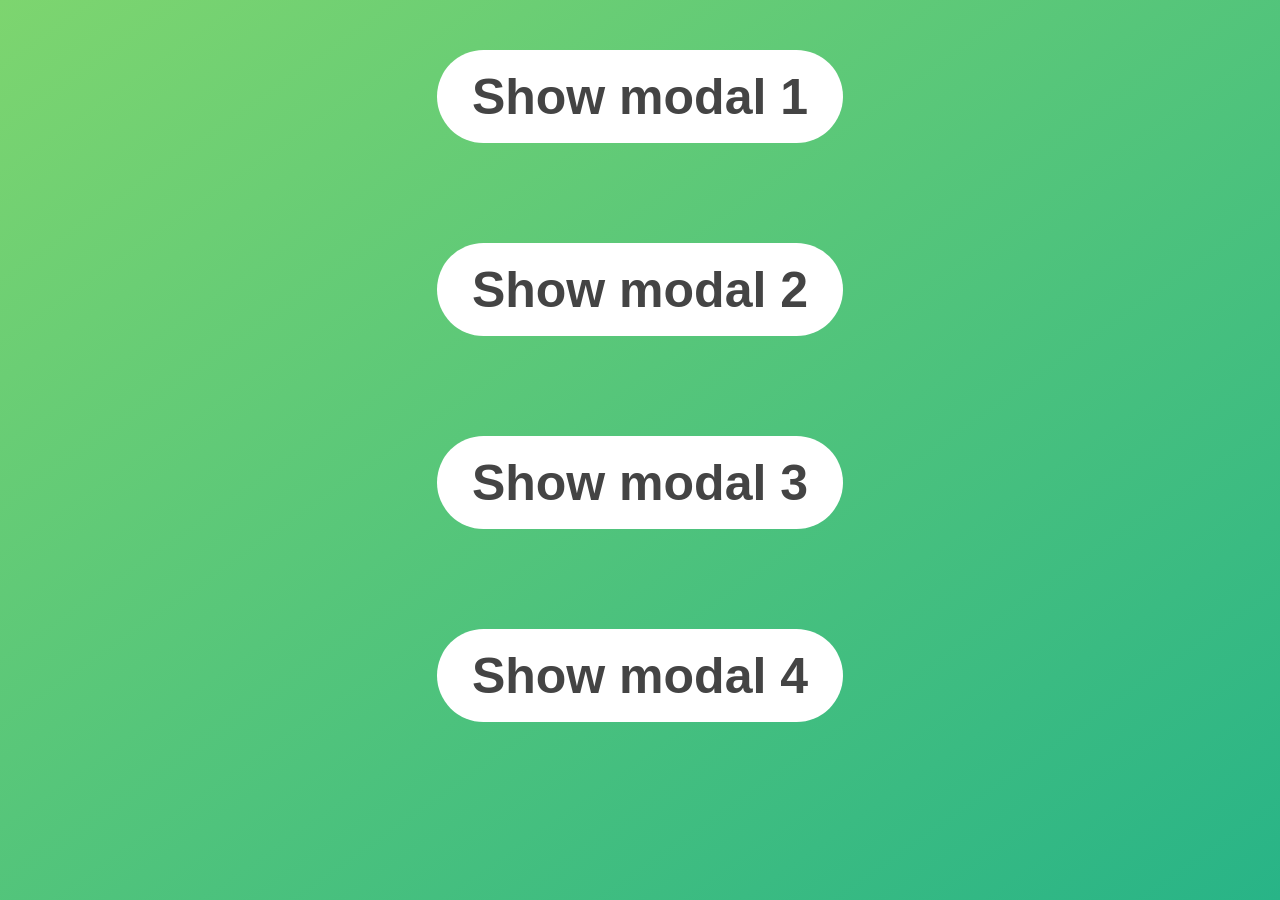
<file: Session03_DOM_Events/Modal_Window/index.html>
<!doctype html>
<html lang="en">
  <head>
    <meta charset="UTF-8" />
    <meta name="viewport" content="width=device-width, initial-scale=1.0" />
    <meta http-equiv="X-UA-Compatible" content="ie=edge" />
    <link rel="stylesheet" href="style.css" />
    <title>Modal window</title>
  </head>
  <body>
    <button class="show-modal">Show modal 1</button>
    <button class="show-modal">Show modal 2</button>
    <button class="show-modal">Show modal 3</button>
    <button class="show-modal">Show modal 4</button>

    <div class="modal hidden">
      <button class="close-modal">&times;</button>
      <h1>I'm a modal window 😍</h1>
      <p>
        Lorem ipsum dolor sit amet, consectetur adipisicing elit, sed do eiusmod
        tempor incididunt ut labore et dolore magna aliqua. Ut enim ad minim
        veniam, quis nostrud exercitation ullamco laboris nisi ut aliquip ex ea
        commodo consequat. Duis aute irure dolor in reprehenderit in voluptate
        velit esse cillum dolore eu fugiat nulla pariatur. Excepteur sint
        occaecat cupidatat non proident, sunt in culpa qui officia deserunt
        mollit anim id est laborum.
      </p>
    </div>
    <div class="overlay hidden"></div>

    <script src="script.js"></script>
  </body>
</html>
</file>
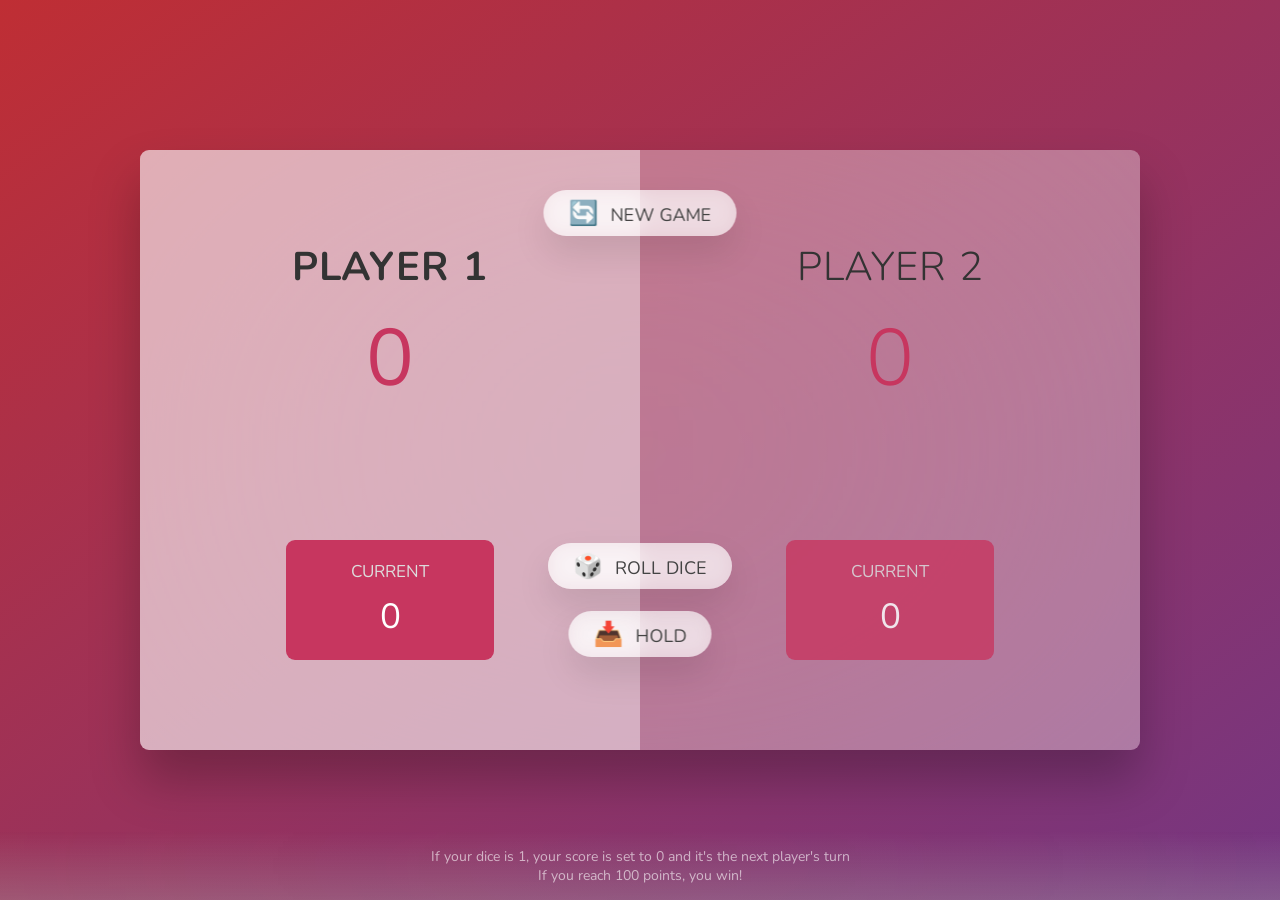
<file: Session03_DOM_Events/Rolls_Game/index.html>
<!doctype html>
<html lang="en">
  <head>
    <meta charset="UTF-8" />
    <meta name="viewport" content="width=device-width, initial-scale=1.0" />
    <meta http-equiv="X-UA-Compatible" content="ie=edge" />
    <link rel="stylesheet" href="style.css" />
    <title>Roll Game</title>
  </head>
  <body>
    <main>
      <section class="player player--0 player--active">
        <h2 class="name" id="name--0">Player 1</h2>
        <p class="score" id="score--0">0</p>
        <div class="current">
          <p class="current-label">Current</p>
          <p class="current-score" id="current--0">0</p>
        </div>
      </section>
      <section class="player player--1">
        <h2 class="name" id="name--1">Player 2</h2>
        <p class="score" id="score--1">0</p>
        <div class="current">
          <p class="current-label">Current</p>
          <p class="current-score" id="current--1">0</p>
        </div>
      </section>

      <img src="images/dice-5.png" alt="Playing dice" class="dice" />
      <button class="btn btn--new">🔄 New game</button>
      <button class="btn btn--roll">🎲 Roll dice</button>
      <button class="btn btn--hold">📥 Hold</button>
    </main>

    <footer>
      <p class="footer">
        If your dice is 1, your score is set to 0 and it's the next player's
        turn
      </p>
      <p class="footer">If you reach 100 points, you win!</p>
    </footer>

    <script src="script.js"></script>
  </body>
</html>
</file>
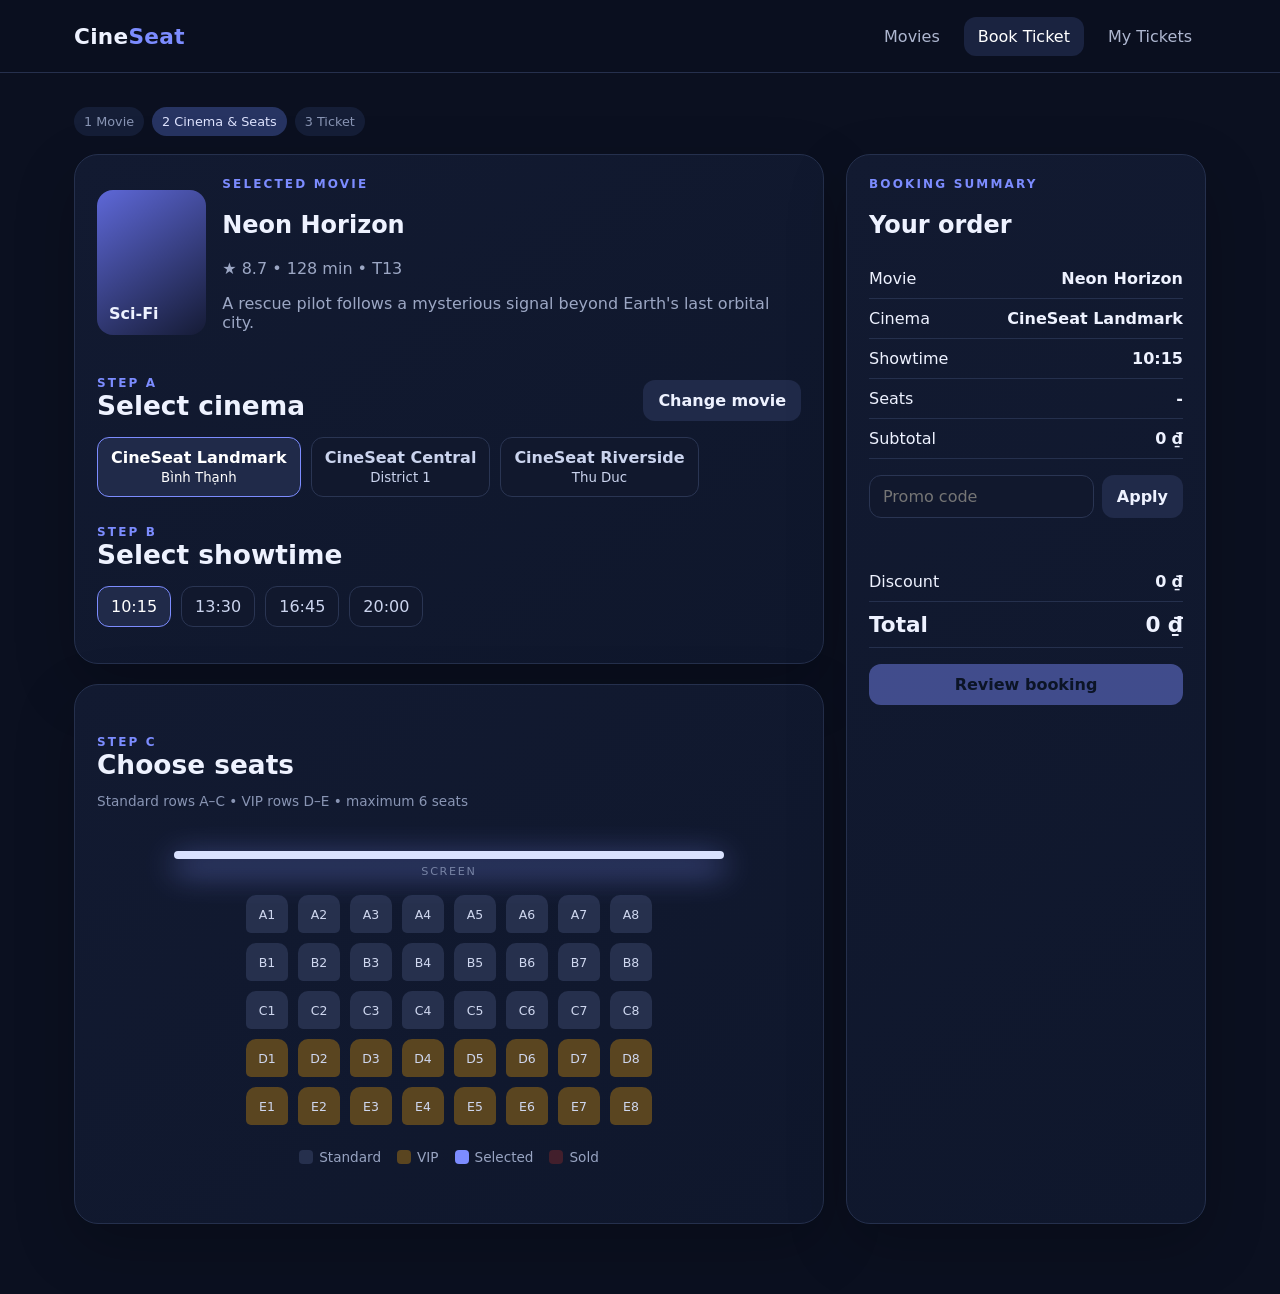
<file: CinemaSeat_Student/booking.html>
<!doctype html>
<html>
  <head>
    <meta charset="UTF-8" />
    <meta name="viewport" content="width=device-width,initial-scale=1" />
    <title>CineSeat • Book</title>
    <link rel="stylesheet" href="style.css" />
  </head>
  <body data-page="booking">
    <header class="topbar">
      <nav class="nav">
        <a class="brand" href="index.html">Cine<span>Seat</span></a>
        <div class="nav-links">
          <a href="index.html">Movies</a><a class="active" href="booking.html">Book Ticket</a
          ><a href="tickets.html">My Tickets <span id="ticketCount"></span></a>
        </div>
      </nav>
    </header>
    <main class="page">
      <div class="booking-steps">
        <span class="step">1 Movie</span><span class="step active">2 Cinema & Seats</span><span class="step">3 Ticket</span>
      </div>
      <div id="bookingFlash"></div>
      <section class="booking-layout">
        <div>
          <div class="panel">
            <div id="selectedMovieSummary" class="movie-summary"></div>
            <div class="section-head">
              <div>
                <div class="eyebrow">Step A</div>
                <h2>Select cinema</h2>
              </div>
              <button id="changeMovieBtn" class="btn btn-secondary">Change movie</button>
            </div>
            <div id="cinemaList" class="cinema-list"></div>
            <div class="section-head">
              <div>
                <div class="eyebrow">Step B</div>
                <h2>Select showtime</h2>
              </div>
            </div>
            <div id="showtimeList" class="showtime-list"></div>
          </div>
          <div class="panel" style="margin-top: 20px">
            <div class="section-head">
              <div>
                <div class="eyebrow">Step C</div>
                <h2>Choose seats</h2>
                <p class="filters-note">Standard rows A–C • VIP rows D–E • maximum 6 seats</p>
              </div>
            </div>
            <div class="screen"></div>
            <div id="seatGrid" class="seat-grid"></div>
            <div class="legend">
              <span><i></i>Standard</span><span><i class="vip"></i>VIP</span><span><i class="sel"></i>Selected</span
              ><span><i class="occ"></i>Sold</span>
            </div>
            <p id="seatMessage" class="message"></p>
          </div>
        </div>
        <aside class="panel summary-box">
          <div class="eyebrow">Booking summary</div>
          <h2>Your order</h2>
          <div class="summary-row"><span>Movie</span><strong id="sumMovie">—</strong></div>
          <div class="summary-row"><span>Cinema</span><strong id="sumCinema">—</strong></div>
          <div class="summary-row"><span>Showtime</span><strong id="sumShowtime">—</strong></div>
          <div class="summary-row"><span>Seats</span><strong id="sumSeats">—</strong></div>
          <div class="summary-row"><span>Subtotal</span><strong id="sumSubtotal">0 ₫</strong></div>
          <div class="promo">
            <input id="promoInput" class="field" placeholder="Promo code" /><button id="applyPromoBtn" class="btn btn-secondary">Apply</button>
          </div>
          <p id="promoMessage" class="message"></p>
          <div class="summary-row"><span>Discount</span><strong id="sumDiscount">0 ₫</strong></div>
          <div class="summary-row summary-total"><span>Total</span><strong id="sumTotal">0 ₫</strong></div>
          <button id="bookBtn" class="btn btn-primary" style="width: 100%; margin-top: 16px">Review booking</button>
        </aside>
      </section>
    </main>
    <div id="confirmModal" class="modal-backdrop hidden">
      <div class="modal">
        <div class="eyebrow">Final check</div>
        <h2>Confirm your booking</h2>
        <div id="modalBookingDetails"></div>
        <div class="modal-actions">
          <button id="closeModalBtn" class="btn btn-secondary">Go back</button>
          <button id="confirmBookingBtn" class="btn btn-primary">Confirm & book</button>
        </div>
      </div>
    </div>
    <script src="script.js"></script>
  </body>
</html>
</file>
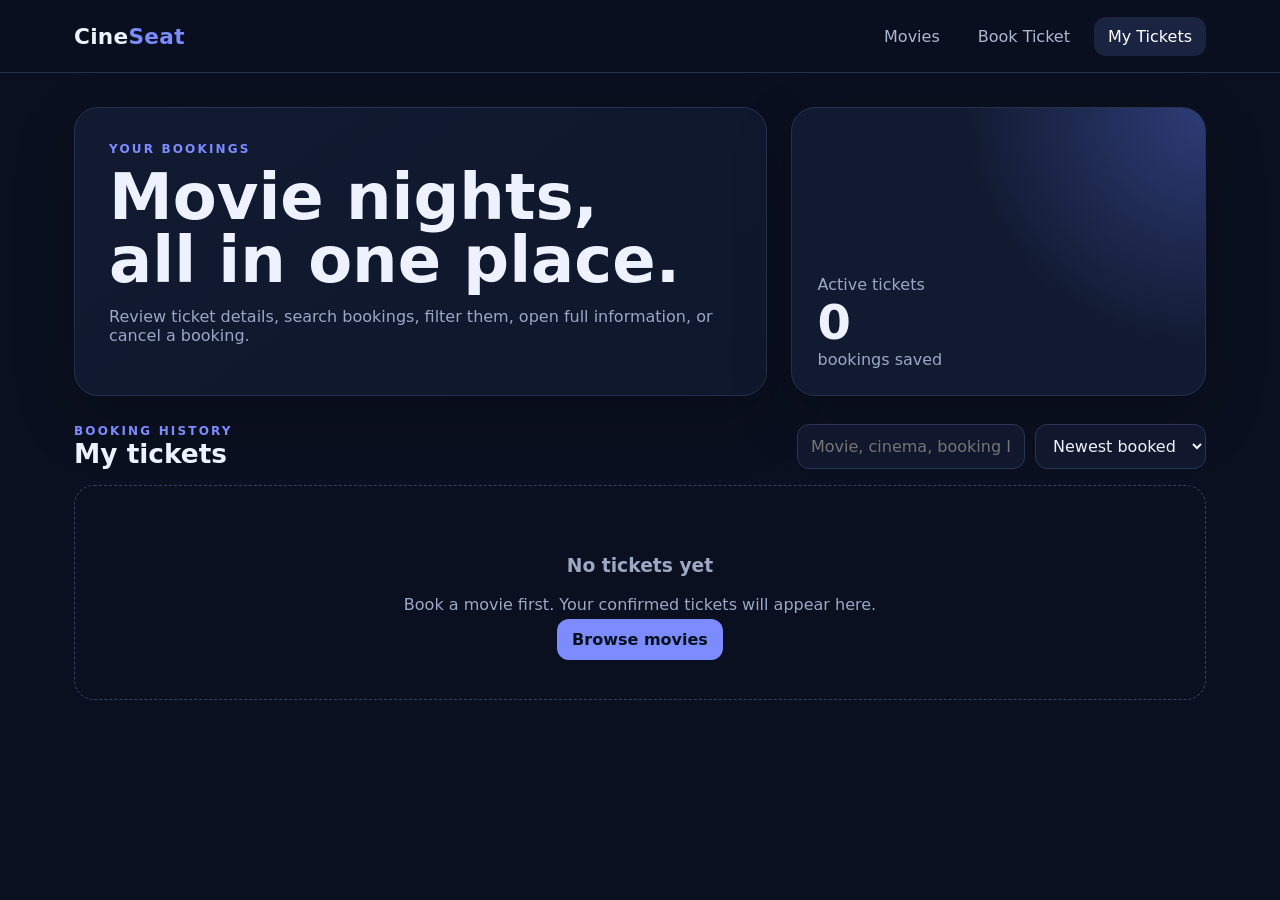
<file: CinemaSeat_Student/tickets.html>
<!doctype html>
<html>
  <head>
    <meta charset="UTF-8" />
    <meta name="viewport" content="width=device-width,initial-scale=1" />
    <title>CineSeat • My Tickets</title>
    <link rel="stylesheet" href="style.css" />
  </head>
  <body data-page="tickets">
    <header class="topbar">
      <nav class="nav">
        <a class="brand" href="index.html">Cine<span>Seat</span></a>
        <div class="nav-links">
          <a href="index.html">Movies</a><a href="booking.html">Book Ticket</a
          ><a class="active" href="tickets.html">My Tickets <span id="ticketCount"></span></a>
        </div>
      </nav>
    </header>
    <main class="page">
      <section class="hero">
        <div class="hero-card hero-copy">
          <div class="eyebrow">Your bookings</div>
          <h1>Movie nights,<br />all in one place.</h1>
          <p class="muted">Review ticket details, search bookings, filter them, open full information, or cancel a booking.</p>
        </div>
        <div class="hero-card hero-stat">
          <span class="muted">Active tickets</span><strong id="activeTicketCount">0</strong><span class="muted">bookings saved</span>
        </div>
      </section>
      <section>
        <div class="section-head">
          <div>
            <div class="eyebrow">Booking history</div>
            <h2>My tickets</h2>
          </div>
          <div class="controls">
            <input id="ticketSearch" class="field" placeholder="Movie, cinema, booking ID..." />
            <select id="ticketSort" class="field">
              <option value="newest">Newest booked</option>
              <option value="showtime">Showtime</option>
              <option value="price-desc">Highest total</option>
            </select>
          </div>
        </div>
        <div id="ticketList" class="ticket-list"></div>
        <div id="ticketEmpty" class="empty hidden">
          <h3>No tickets yet</h3>
          <p>Book a movie first. Your confirmed tickets will appear here.</p>
          <a class="btn btn-primary" href="index.html">Browse movies</a>
        </div>
      </section>
    </main>
    <div id="detailModal" class="modal-backdrop hidden">
      <div class="modal">
        <div class="eyebrow">Ticket details</div>
        <h2 id="detailTitle">Booking</h2>
        <div id="detailContent"></div>
        <div class="modal-actions"><button id="closeDetailBtn" class="btn btn-secondary">Close</button></div>
      </div>
    </div>
    <div id="cancelModal" class="modal-backdrop hidden">
      <div class="modal">
        <div class="eyebrow">Cancel ticket</div>
        <h2>Cancel this booking?</h2>
        <p class="muted">The booked seats will become available again for the same showtime.</p>
        <div id="cancelSummary"></div>
        <div class="modal-actions">
          <button id="keepTicketBtn" class="btn btn-secondary">Keep ticket</button
          ><button id="confirmCancelBtn" class="btn btn-danger">Cancel booking</button>
        </div>
      </div>
    </div>
    <script src="script.js"></script>
  </body>
</html>
</file>
<file: CinemaSeat_Student/style.css>
* {
  box-sizing: border-box;
}
body {
  margin: 0;
  font-family:
    Inter,
    system-ui,
    -apple-system,
    BlinkMacSystemFont,
    "Segoe UI",
    sans-serif;
  background: #0b1020;
  color: #eef2ff;
  min-height: 100vh;
}
a {
  text-decoration: none;
  color: inherit;
}
button,
input,
select {
  font: inherit;
}
.topbar {
  position: sticky;
  top: 0;
  z-index: 20;
  background: rgba(11, 16, 32, 0.92);
  backdrop-filter: blur(12px);
  border-bottom: 1px solid #26304d;
}
.nav {
  max-width: 1180px;
  margin: auto;
  height: 72px;
  padding: 0 24px;
  display: flex;
  align-items: center;
  justify-content: space-between;
}
.brand {
  font-weight: 900;
  font-size: 1.35rem;
  letter-spacing: 0.3px;
}
.brand span {
  color: #7c8cff;
}
.nav-links {
  display: flex;
  gap: 10px;
}
.nav-links a {
  padding: 10px 14px;
  border-radius: 12px;
  color: #aeb7d0;
}
.nav-links a.active,
.nav-links a:hover {
  background: #1a2340;
  color: white;
}
.page {
  max-width: 1180px;
  margin: auto;
  padding: 34px 24px 70px;
}
.hero {
  display: grid;
  grid-template-columns: 1.25fr 0.75fr;
  gap: 24px;
  align-items: stretch;
  margin-bottom: 28px;
}
.hero-card,
.panel {
  background: linear-gradient(145deg, #121a31, #0f172c);
  border: 1px solid #25304d;
  border-radius: 24px;
  box-shadow: 0 22px 60px rgba(0, 0, 0, 0.22);
}
.hero-copy {
  padding: 34px;
}
.eyebrow {
  text-transform: uppercase;
  letter-spacing: 0.18em;
  font-size: 0.75rem;
  font-weight: 800;
  color: #7c8cff;
}
.hero h1 {
  font-size: clamp(2.2rem, 5vw, 4.2rem);
  line-height: 0.98;
  margin: 10px 0 16px;
}
.muted {
  color: #9ca7c4;
}
.hero-stat {
  padding: 26px;
  display: flex;
  flex-direction: column;
  justify-content: flex-end;
  background: radial-gradient(circle at top right, #2e3c77, #121a31 48%);
}
.hero-stat strong {
  font-size: 3rem;
}
.section-head {
  display: flex;
  align-items: end;
  justify-content: space-between;
  gap: 20px;
  margin: 28px 0 16px;
}
.section-head h2 {
  margin: 0;
  font-size: 1.65rem;
}
.controls {
  display: flex;
  gap: 10px;
  flex-wrap: wrap;
}
.field {
  background: #11182d;
  border: 1px solid #2a3553;
  color: #eef2ff;
  padding: 11px 13px;
  border-radius: 12px;
  outline: none;
}
.field:focus {
  border-color: #7c8cff;
}
.movie-grid {
  display: grid;
  grid-template-columns: repeat(3, 1fr);
  gap: 18px;
}
.movie-card {
  overflow: hidden;
  background: #11182d;
  border: 1px solid #25304d;
  border-radius: 20px;
  transition: 0.2s;
  cursor: pointer;
}
.movie-card:hover {
  transform: translateY(-4px);
  border-color: #6675d8;
}
.poster {
  height: 260px;
  padding: 22px;
  display: flex;
  align-items: flex-end;
  background: linear-gradient(145deg, #5e68d8, #151b35);
}
.poster.alt2 {
  background: linear-gradient(145deg, #db6c5f, #341b2a);
}
.poster.alt3 {
  background: linear-gradient(145deg, #3ca68e, #112f34);
}
.poster.alt4 {
  background: linear-gradient(145deg, #c29545, #3a2715);
}
.poster.alt5 {
  background: linear-gradient(145deg, #7d54c9, #23133e);
}
.poster.alt6 {
  background: linear-gradient(145deg, #3b78c8, #11233d);
}
.poster-badge {
  font-weight: 900;
  font-size: 1.1rem;
  background: rgba(0, 0, 0, 0.32);
  padding: 8px 11px;
  border-radius: 10px;
}
.movie-body {
  padding: 18px;
}
.movie-body h3 {
  margin: 0 0 8px;
}
.tags {
  display: flex;
  gap: 8px;
  flex-wrap: wrap;
  margin: 14px 0;
}
.tag {
  font-size: 0.78rem;
  padding: 6px 9px;
  border-radius: 999px;
  background: #202a49;
  color: #cdd5ee;
}
.btn {
  border: 0;
  border-radius: 12px;
  padding: 11px 15px;
  cursor: pointer;
  font-weight: 800;
}
.btn-primary {
  background: #7c8cff;
  color: #07101d;
}
.btn-secondary {
  background: #202a49;
  color: #eef2ff;
}
.btn-danger {
  background: #4a2028;
  color: #ffb8c1;
}
.btn:disabled {
  opacity: 0.45;
  cursor: not-allowed;
}
.booking-layout {
  display: grid;
  grid-template-columns: 1fr 360px;
  gap: 22px;
}
.panel {
  padding: 22px;
}
.movie-summary {
  display: flex;
  gap: 16px;
  align-items: center;
}
.movie-thumb {
  width: 110px;
  height: 145px;
  border-radius: 16px;
  background: linear-gradient(145deg, #5e68d8, #151b35);
  display: flex;
  align-items: flex-end;
  padding: 12px;
  font-weight: 900;
}
.cinema-list,
.showtime-list {
  display: flex;
  gap: 10px;
  flex-wrap: wrap;
  margin: 14px 0;
}
.choice {
  border: 1px solid #2a3553;
  background: #11182d;
  color: #cbd4ee;
  padding: 10px 13px;
  border-radius: 12px;
  cursor: pointer;
}
.choice.selected {
  border-color: #7c8cff;
  background: #202a49;
  color: white;
}
.screen {
  margin: 28px auto 36px;
  width: 78%;
  height: 8px;
  border-radius: 999px;
  background: #d9e2ff;
  box-shadow: 0 10px 32px #8092ff;
  position: relative;
}
.screen:after {
  content: "SCREEN";
  position: absolute;
  top: 14px;
  left: 50%;
  transform: translateX(-50%);
  font-size: 0.7rem;
  color: #7783a4;
  letter-spacing: 0.15em;
}
.seat-grid {
  display: grid;
  grid-template-columns: repeat(8, 42px);
  gap: 10px;
  justify-content: center;
  margin: 24px 0;
}
.seat {
  width: 42px;
  height: 38px;
  border: 0;
  border-radius: 10px 10px 5px 5px;
  background: #26304d;
  color: #cfd7ef;
  cursor: pointer;
  font-size: 0.78rem;
}
.seat.vip {
  background: #5a4520;
}
.seat.selected {
  background: #7c8cff;
  color: #07101d;
}
.seat.occupied {
  background: #421f2c;
  color: #906274;
  cursor: not-allowed;
}
.legend {
  display: flex;
  gap: 16px;
  justify-content: center;
  flex-wrap: wrap;
  color: #98a4c2;
  font-size: 0.85rem;
}
.legend i {
  display: inline-block;
  width: 14px;
  height: 14px;
  border-radius: 4px;
  margin-right: 6px;
  vertical-align: -2px;
  background: #26304d;
}
.legend i.vip {
  background: #5a4520;
}
.legend i.sel {
  background: #7c8cff;
}
.legend i.occ {
  background: #421f2c;
}
.summary-box {
  position: sticky;
  top: 95px;
}
.summary-row {
  display: flex;
  justify-content: space-between;
  gap: 16px;
  padding: 10px 0;
  border-bottom: 1px solid #25304d;
}
.summary-total {
  font-size: 1.35rem;
  font-weight: 900;
}
.promo {
  display: flex;
  gap: 8px;
  margin: 16px 0;
}
.promo input {
  min-width: 0;
  flex: 1;
}
.message {
  min-height: 20px;
  font-size: 0.88rem;
  margin: 8px 0;
}
.success {
  color: #63d7a5;
}
.error {
  color: #ff889a;
}
.ticket-list {
  display: grid;
  gap: 16px;
}
.ticket {
  display: grid;
  grid-template-columns: 150px 1fr auto;
  gap: 20px;
  align-items: center;
  background: linear-gradient(145deg, #121a31, #0f172c);
  border: 1px solid #25304d;
  border-radius: 20px;
  padding: 18px;
}
.ticket-code {
  background: #202a49;
  border-radius: 16px;
  padding: 18px;
  text-align: center;
}
.ticket-code strong {
  display: block;
  font-size: 1.4rem;
}
.ticket-info h3 {
  margin: 0 0 8px;
}
.ticket-meta {
  display: flex;
  gap: 12px;
  flex-wrap: wrap;
  color: #a5b0ca;
  font-size: 0.9rem;
}
.empty {
  padding: 50px 20px;
  text-align: center;
  border: 1px dashed #33405f;
  border-radius: 20px;
  color: #9da8c4;
}
.modal-backdrop {
  position: fixed;
  inset: 0;
  background: rgba(3, 6, 15, 0.75);
  display: grid;
  place-items: center;
  padding: 20px;
  z-index: 50;
}
.modal {
  max-width: 520px;
  width: 100%;
  background: #11182d;
  border: 1px solid #33405f;
  border-radius: 22px;
  padding: 24px;
}
.hidden {
  display: none !important;
}
.modal-actions {
  display: flex;
  justify-content: flex-end;
  gap: 10px;
  margin-top: 20px;
}
.filters-note {
  font-size: 0.85rem;
  color: #8995b4;
}
.footer {
  text-align: center;
  color: #6f7b99;
  padding: 28px;
}
.flash {
  padding: 12px 14px;
  border-radius: 12px;
  background: #193a31;
  color: #7de0b6;
  margin-bottom: 16px;
}
.booking-steps {
  display: flex;
  gap: 8px;
  margin: 0 0 18px;
  flex-wrap: wrap;
}
.step {
  padding: 7px 10px;
  border-radius: 999px;
  background: #151e37;
  color: #8995b4;
  font-size: 0.8rem;
}
.step.active {
  background: #273462;
  color: #dfe4ff;
}
.detail-grid {
  display: grid;
  grid-template-columns: repeat(2, 1fr);
  gap: 10px;
  margin: 14px 0;
}
.detail-item {
  background: #151e37;
  border-radius: 12px;
  padding: 12px;
}
.detail-item small {
  display: block;
  color: #8894b2;
  margin-bottom: 4px;
}
.ticket-actions {
  display: flex;
  gap: 8px;
  flex-direction: column;
}
@media (max-width: 900px) {
  .hero,
  .booking-layout {
    grid-template-columns: 1fr;
  }
  .movie-grid {
    grid-template-columns: repeat(2, 1fr);
  }
  .summary-box {
    position: static;
  }
  .ticket {
    grid-template-columns: 1fr;
  }
  .ticket-actions {
    flex-direction: row;
  }
}
@media (max-width: 620px) {
  .nav {
    height: auto;
    padding: 14px 18px;
    align-items: flex-start;
    gap: 12px;
    flex-direction: column;
  }
  .nav-links {
    width: 100%;
    overflow: auto;
  }
  .page {
    padding: 24px 16px 55px;
  }
  .movie-grid {
    grid-template-columns: 1fr;
  }
  .hero-copy {
    padding: 26px;
  }
  .seat-grid {
    grid-template-columns: repeat(8, 34px);
    gap: 7px;
  }
  .seat {
    width: 34px;
    height: 34px;
    font-size: 0.68rem;
  }
  .controls {
    width: 100%;
  }
  .controls .field {
    flex: 1;
    min-width: 0;
  }
  .movie-summary {
    align-items: flex-start;
  }
  .movie-thumb {
    width: 85px;
    height: 115px;
  }
  .ticket {
    padding: 14px;
  }
  .detail-grid {
    grid-template-columns: 1fr;
  }
}
</file>
<file: DOM_Assignment1/style.css>
* { box-sizing: border-box; }
:root {
  --bg: #f4f7fb;
  --panel: #ffffff;
  --text: #172033;
  --muted: #68748a;
  --border: #dfe5ef;
  --primary: #5b5bd6;
  --primary-dark: #4646b8;
  --danger: #d94b5b;
  --success: #20976c;
  --shadow: 0 12px 35px rgba(25, 38, 70, 0.08);
}
body.dark {
  --bg: #111827;
  --panel: #1f2937;
  --text: #f3f4f6;
  --muted: #aab4c3;
  --border: #364153;
  --shadow: 0 12px 35px rgba(0, 0, 0, 0.22);
}
body {
  margin: 0;
  min-height: 100vh;
  font-family: Inter, ui-sans-serif, system-ui, -apple-system, BlinkMacSystemFont, "Segoe UI", sans-serif;
  background: var(--bg);
  color: var(--text);
  transition: background 0.2s, color 0.2s;
}
button, input, select { font: inherit; }
button { cursor: pointer; }
.app-shell { width: min(1050px, 92%); margin: 0 auto; padding: 42px 0 70px; }
.hero { display: flex; justify-content: space-between; gap: 24px; align-items: center; margin-bottom: 26px; }
.eyebrow { margin: 0 0 6px; color: var(--primary); font-size: 0.78rem; font-weight: 800; text-transform: uppercase; letter-spacing: 0.12em; }
h1 { font-size: clamp(2.4rem, 5vw, 4rem); line-height: 1; margin: 0; }
.subtitle { color: var(--muted); margin: 10px 0 0; }
.panel { background: var(--panel); border: 1px solid var(--border); border-radius: 18px; padding: 24px; box-shadow: var(--shadow); margin-bottom: 20px; }
.panel h2 { margin-top: 0; }
.form-grid, .control-grid { display: grid; grid-template-columns: repeat(2, minmax(0, 1fr)); gap: 16px; }
label { display: grid; gap: 7px; font-weight: 700; font-size: 0.9rem; }
input, select { width: 100%; padding: 11px 12px; color: var(--text); background: var(--bg); border: 1px solid var(--border); border-radius: 10px; outline: none; }
input:focus, select:focus { border-color: var(--primary); box-shadow: 0 0 0 3px rgba(91,91,214,.12); }
.primary-btn, .secondary-btn, .danger-btn, .filter-btn, .task-action { border: 0; border-radius: 10px; padding: 10px 14px; font-weight: 800; }
.primary-btn { margin-top: 12px; color: white; background: var(--primary); }
.primary-btn:hover { background: var(--primary-dark); }
.secondary-btn { color: var(--text); background: var(--panel); border: 1px solid var(--border); }
.danger-btn { color: white; background: var(--danger); }
.error-message { min-height: 20px; color: var(--danger); font-weight: 700; margin: 12px 0 0; }
.stats-grid { display: grid; grid-template-columns: repeat(4, 1fr); gap: 14px; margin: 20px 0; }
.stat-card { padding: 18px; border: 1px solid var(--border); border-radius: 16px; background: var(--panel); box-shadow: var(--shadow); }
.stat-card span { display: block; color: var(--muted); font-size: 0.83rem; margin-bottom: 8px; }
.stat-card strong { font-size: 1.7rem; }
.controls-panel { display: grid; gap: 18px; }
.filter-group { display: flex; flex-wrap: wrap; gap: 9px; }
.filter-btn { color: var(--text); background: var(--bg); border: 1px solid var(--border); }
.filter-btn.active { color: white; background: var(--primary); border-color: var(--primary); }
.section-heading { display: flex; justify-content: space-between; align-items: center; gap: 16px; }
.section-heading h2 { margin-bottom: 4px; }
.muted { margin: 0; color: var(--muted); }
.task-list { display: grid; gap: 12px; margin-top: 18px; }
.task-card { display: grid; grid-template-columns: auto 1fr auto; gap: 14px; align-items: center; padding: 16px; border: 1px solid var(--border); border-radius: 14px; background: var(--bg); }
.task-card.completed .task-title { text-decoration: line-through; color: var(--muted); }
.task-card.completed { opacity: 0.72; }
.task-check { width: 21px; height: 21px; accent-color: var(--success); }
.task-title { margin: 0 0 7px; font-size: 1.05rem; }
.task-meta { display: flex; flex-wrap: wrap; gap: 8px; color: var(--muted); font-size: 0.82rem; }
.badge { display: inline-flex; padding: 3px 8px; border-radius: 999px; font-weight: 800; text-transform: capitalize; }
.badge.low { background: #dff6eb; color: #166747; }
.badge.medium { background: #fff1c7; color: #805b00; }
.badge.high { background: #ffe0e4; color: #9d2634; }
.task-action { background: transparent; color: var(--danger); border: 1px solid var(--border); }
.empty-state { text-align: center; padding: 38px 12px 22px; color: var(--muted); }
.empty-state.hidden { display: none; }
.empty-icon { font-size: 2.5rem; }
.modal { position: fixed; inset: 0; z-index: 20; display: grid; place-items: center; padding: 20px; }
.modal-card { width: min(420px, 100%); position: relative; background: var(--panel); color: var(--text); border-radius: 18px; padding: 26px; box-shadow: 0 24px 70px rgba(0,0,0,.28); }
.modal-card h2 { margin-top: 0; }
.modal-close { position: absolute; top: 12px; right: 14px; border: 0; background: transparent; color: var(--muted); font-size: 1.7rem; }
.modal-actions { display: flex; justify-content: flex-end; gap: 10px; margin-top: 22px; }
.overlay { position: fixed; inset: 0; z-index: 10; background: rgba(9, 14, 28, .58); }
.hidden { display: none !important; }
@media (max-width: 720px) {
  .hero, .section-heading { align-items: flex-start; flex-direction: column; }
  .stats-grid { grid-template-columns: repeat(2, 1fr); }
  .form-grid, .control-grid { grid-template-columns: 1fr; }
  .task-card { grid-template-columns: auto 1fr; }
  .task-action { grid-column: 2; justify-self: start; }
}
</file>
<file: Meal_Craft/style.css>
@import url('https://fonts.googleapis.com/css2?family=DM+Sans:wght@400;500;600;700&family=Playfair+Display:wght@600;700&display=swap');

:root {
  --bg: #f5f1e8;
  --surface: #fffdf8;
  --surface-2: #eee7d8;
  --text: #23251f;
  --muted: #77786f;
  --line: #ddd5c5;
  --accent: #52734d;
  --accent-strong: #365b36;
  --accent-soft: #e0eadc;
  --warn: #b86d32;
  --shadow: 0 18px 50px rgba(63, 55, 39, .09);
  --radius: 22px;
}

body.dark {
  --bg: #181a17;
  --surface: #22251f;
  --surface-2: #2c3029;
  --text: #f1efe7;
  --muted: #aaa99e;
  --line: #3b4037;
  --accent: #8caf80;
  --accent-strong: #a8c99e;
  --accent-soft: #303d2c;
  --warn: #dda06f;
  --shadow: 0 18px 50px rgba(0, 0, 0, .2);
}

* { box-sizing: border-box; }
html { scroll-behavior: smooth; }
body { margin: 0; background: var(--bg); color: var(--text); font-family: 'DM Sans', sans-serif; transition: .2s ease; }
button, input, select { font: inherit; }
button { cursor: pointer; }
.hidden { display: none !important; }
.page-shell { width: min(1240px, calc(100% - 40px)); margin: 0 auto; }

.topbar { height: 78px; display: flex; align-items: center; justify-content: space-between; padding: 0 max(20px, calc((100vw - 1240px) / 2)); border-bottom: 1px solid var(--line); background: color-mix(in srgb, var(--bg) 92%, transparent); position: sticky; top: 0; backdrop-filter: blur(14px); z-index: 20; }
.brand { display: flex; gap: 12px; align-items: center; color: var(--text); text-decoration: none; }
.brand-mark { width: 42px; height: 42px; border-radius: 13px; background: var(--accent); color: white; display: grid; place-items: center; font-family: 'Playfair Display'; font-size: 23px; }
.brand strong, .brand small { display: block; }
.brand strong { font-size: 18px; }
.brand small { color: var(--muted); font-size: 11px; margin-top: 1px; }
.topbar-actions { display: flex; gap: 10px; }

.primary-btn, .secondary-btn, .icon-btn, .text-btn, .filter-chip { border: 0; border-radius: 12px; transition: .18s ease; }
.primary-btn { background: var(--accent); color: white; padding: 11px 16px; font-weight: 700; }
.primary-btn:hover { background: var(--accent-strong); transform: translateY(-1px); }
.secondary-btn { background: var(--surface-2); color: var(--text); padding: 11px 16px; font-weight: 700; }
.secondary-btn:hover { filter: brightness(.97); }
.icon-btn { width: 42px; height: 42px; background: var(--surface); color: var(--text); border: 1px solid var(--line); font-size: 20px; }
.text-btn { padding: 5px 0; background: transparent; color: var(--accent-strong); font-weight: 700; }
.full-btn { width: 100%; }

.hero { min-height: 285px; padding: 64px 0 42px; display: grid; grid-template-columns: 1.5fr .5fr; align-items: end; gap: 40px; }
.eyebrow { margin: 0 0 8px; letter-spacing: .14em; font-weight: 700; font-size: 11px; color: var(--accent); }
h1, h2, h3, p { margin-top: 0; }
h1, h2 { font-family: 'Playfair Display', serif; }
h1 { max-width: 850px; font-size: clamp(42px, 6vw, 72px); line-height: .98; margin-bottom: 20px; }
.hero-copy { max-width: 680px; color: var(--muted); font-size: 17px; line-height: 1.7; margin-bottom: 0; }
.hero-card { background: var(--surface); border: 1px solid var(--line); border-radius: var(--radius); padding: 24px; box-shadow: var(--shadow); }
.hero-card-label { display: block; color: var(--muted); font-size: 11px; font-weight: 700; letter-spacing: .12em; }
.hero-card strong { display: block; font-family: 'Playfair Display'; font-size: 38px; margin: 9px 0 2px; }
.hero-card > span:not(.hero-card-label) { color: var(--muted); }
.progress-track { margin-top: 18px; height: 8px; border-radius: 99px; overflow: hidden; background: var(--surface-2); }
.progress-track span { display: block; height: 100%; width: 0; background: var(--accent); transition: width .25s ease; }

.dashboard { display: grid; grid-template-columns: 260px 1fr; gap: 22px; padding-bottom: 60px; }
.sidebar { display: flex; flex-direction: column; gap: 18px; }
.panel { background: var(--surface); border: 1px solid var(--line); border-radius: var(--radius); box-shadow: var(--shadow); }
.sidebar-panel, .stats-panel { padding: 20px; }
.panel-heading, .section-heading, .modal-head { display: flex; justify-content: space-between; gap: 16px; align-items: flex-start; }
.panel-heading h2, .section-heading h2, .modal-head h2 { margin-bottom: 0; font-size: 28px; }
.muted { color: var(--muted); line-height: 1.55; font-size: 14px; }
.pantry-preview { display: flex; flex-wrap: wrap; gap: 7px; margin: 16px 0; min-height: 32px; }
.mini-chip, .ingredient-chip, .tag, .pill { border-radius: 99px; padding: 6px 10px; font-size: 12px; }
.mini-chip { background: var(--accent-soft); color: var(--accent-strong); }
.placeholder-text { color: var(--muted); font-size: 13px; }
.stat-row { display: flex; justify-content: space-between; padding: 12px 0; border-top: 1px solid var(--line); }
.stat-row:first-of-type { margin-top: 10px; }

.content-column { min-width: 0; display: flex; flex-direction: column; gap: 22px; }
.recipes-panel, .planner-panel, .shopping-panel { padding: 24px; }
.result-count { color: var(--muted); font-size: 13px; padding-top: 8px; }
.toolbar { display: grid; grid-template-columns: 1.8fr repeat(3, 1fr); gap: 10px; margin: 22px 0 12px; }
.search-box { display: flex; align-items: center; gap: 8px; background: var(--surface-2); padding: 0 13px; border-radius: 12px; }
.search-box input, select { width: 100%; min-width: 0; border: 1px solid var(--line); background: var(--surface-2); color: var(--text); border-radius: 12px; padding: 12px 13px; outline: none; }
.search-box input { border: 0; padding-left: 0; }
.search-box input::placeholder { color: var(--muted); }
.quick-filters { display: flex; gap: 9px; margin-bottom: 22px; }
.filter-chip { padding: 9px 13px; background: var(--surface-2); color: var(--text); border: 1px solid transparent; }
.filter-chip.active { background: var(--accent-soft); color: var(--accent-strong); border-color: var(--accent); }

.recipe-grid { display: grid; grid-template-columns: repeat(3, minmax(0, 1fr)); gap: 14px; }
.recipe-card { border: 1px solid var(--line); background: var(--bg); border-radius: 18px; overflow: hidden; transition: .18s ease; }
.recipe-card:hover { transform: translateY(-3px); box-shadow: 0 14px 28px rgba(0,0,0,.06); }
.recipe-top { min-height: 116px; padding: 18px; background: linear-gradient(135deg, var(--accent-soft), var(--surface-2)); display: flex; justify-content: space-between; align-items: flex-start; }
.recipe-emoji { font-size: 38px; }
.favorite-btn { width: 36px; height: 36px; border-radius: 50%; border: 1px solid var(--line); background: var(--surface); color: var(--text); font-size: 17px; }
.favorite-btn.active { color: #b44855; }
.recipe-body { padding: 16px; }
.recipe-meta, .match-row, .recipe-actions { display: flex; justify-content: space-between; gap: 8px; align-items: center; }
.recipe-meta { color: var(--muted); font-size: 12px; margin-bottom: 9px; }
.recipe-body h3 { margin-bottom: 8px; font-size: 18px; }
.recipe-tags { display: flex; flex-wrap: wrap; gap: 5px; min-height: 25px; }
.tag { background: var(--surface-2); color: var(--muted); padding: 4px 7px; }
.match-row { margin: 16px 0 12px; font-size: 12px; }
.match-score { font-weight: 700; color: var(--accent-strong); }
.match-score.ready { color: var(--accent); }
.recipe-actions button { flex: 1; padding: 9px 10px; }
.recipe-actions .detail-btn { border: 1px solid var(--line); background: transparent; color: var(--text); border-radius: 10px; }
.recipe-actions .plan-btn { border: 0; background: var(--accent); color: white; border-radius: 10px; font-weight: 700; }

.empty-state { text-align: center; padding: 50px 20px; color: var(--muted); }
.empty-state span { font-size: 40px; }
.empty-state h3 { color: var(--text); margin: 12px 0 6px; }

.planner-grid { display: grid; grid-template-columns: 1.2fr .8fr; gap: 22px; }
.week-list { margin-top: 18px; display: flex; flex-direction: column; gap: 9px; }
.day-row { display: grid; grid-template-columns: 58px 1fr auto; align-items: center; gap: 12px; min-height: 64px; padding: 10px 12px; border: 1px solid var(--line); border-radius: 14px; background: var(--bg); }
.day-name { font-weight: 700; color: var(--accent-strong); }
.day-meal strong, .day-meal small { display: block; }
.day-meal small { color: var(--muted); margin-top: 2px; }
.day-empty { color: var(--muted); font-size: 13px; }
.remove-plan-btn { border: 0; background: transparent; color: var(--muted); font-size: 17px; }
.shopping-list { margin-top: 18px; display: flex; flex-wrap: wrap; gap: 8px; }
.shopping-item { display: flex; gap: 7px; align-items: center; border: 1px solid var(--line); border-radius: 12px; padding: 9px 11px; background: var(--bg); font-size: 13px; }
.shopping-item::before { content: '＋'; color: var(--accent); font-weight: 700; }
.pill { background: var(--accent-soft); color: var(--accent-strong); font-weight: 700; }

.modal-backdrop { position: fixed; inset: 0; background: rgba(22, 24, 20, .58); display: grid; place-items: center; padding: 20px; z-index: 100; }
.modal-card { width: min(520px, 100%); max-height: 88vh; overflow: auto; background: var(--surface); color: var(--text); border-radius: 24px; border: 1px solid var(--line); box-shadow: 0 30px 80px rgba(0,0,0,.25); padding: 24px; }
.wide-modal { width: min(760px, 100%); }
.ingredient-cloud { display: flex; flex-wrap: wrap; gap: 8px; margin: 20px 0; }
.ingredient-chip { border: 1px solid var(--line); background: var(--bg); color: var(--text); }
.ingredient-chip.active { background: var(--accent); color: white; border-color: var(--accent); }
.modal-actions { display: flex; justify-content: flex-end; gap: 10px; margin-top: 22px; }
.selected-recipe-box, .conflict-box { margin-top: 18px; padding: 14px; border-radius: 14px; background: var(--surface-2); }
.selected-recipe-box { display: flex; align-items: center; gap: 13px; }
.selected-recipe-box span { font-size: 29px; }
.selected-recipe-box strong, .selected-recipe-box small { display: block; }
.selected-recipe-box small { color: var(--muted); margin-top: 2px; }
.field-label { display: block; margin: 18px 0 8px; font-size: 13px; font-weight: 700; }
.conflict-box { border: 1px solid color-mix(in srgb, var(--warn) 50%, transparent); color: var(--warn); line-height: 1.5; font-size: 13px; }
.detail-hero { display: flex; gap: 16px; align-items: center; margin: 18px 0; }
.detail-hero span { font-size: 46px; }
.detail-ingredients { display: flex; flex-wrap: wrap; gap: 7px; margin-top: 10px; }
.detail-ingredient { padding: 7px 10px; border-radius: 99px; background: var(--surface-2); font-size: 12px; }
.detail-ingredient.have { background: var(--accent-soft); color: var(--accent-strong); }

@media (max-width: 1050px) {
  .dashboard { grid-template-columns: 1fr; }
  .sidebar { display: grid; grid-template-columns: 1fr 1fr; }
  .recipe-grid { grid-template-columns: repeat(2, 1fr); }
}
@media (max-width: 760px) {
  .page-shell { width: min(100% - 24px, 1240px); }
  .hero { grid-template-columns: 1fr; padding-top: 40px; }
  .toolbar { grid-template-columns: 1fr 1fr; }
  .search-box { grid-column: 1 / -1; }
  .recipe-grid, .planner-grid, .sidebar { grid-template-columns: 1fr; }
  .brand small { display: none; }
}
@media (max-width: 520px) {
  .topbar { height: 68px; }
  .primary-btn { padding: 10px 12px; }
  h1 { font-size: 42px; }
  .toolbar { grid-template-columns: 1fr; }
  .search-box { grid-column: auto; }
  .quick-filters { flex-wrap: wrap; }
  .recipe-grid { grid-template-columns: 1fr; }
  .recipes-panel, .planner-panel, .shopping-panel { padding: 18px; }
}
</file>
<file: QuickBite_Café/style.css>
:root {
  --bg: #f5f1e8;
  --bg-soft: #ece5d8;
  --surface: #fffdf8;
  --surface-strong: #ffffff;
  --surface-tint: #f8f3e8;
  --text: #1f241f;
  --muted: #6f756d;
  --subtle: #969b93;
  --line: #e3ddcf;
  --line-strong: #d4ccbd;
  --accent: #1d6b4f;
  --accent-2: #d99a43;
  --accent-soft: #e7f0ea;
  --accent-ink: #124735;
  --danger: #b64a43;
  --danger-soft: #f7e8e6;
  --success: #237a55;
  --shadow-sm: 0 8px 24px rgba(54, 44, 27, 0.06);
  --shadow-md: 0 18px 45px rgba(54, 44, 27, 0.09);
  --shadow-lg: 0 30px 80px rgba(39, 32, 20, 0.16);
  --radius-sm: 12px;
  --radius-md: 18px;
  --radius-lg: 26px;
  --radius-xl: 34px;
}

body.dark {
  --bg: #111714;
  --bg-soft: #18211d;
  --surface: #19211d;
  --surface-strong: #1e2823;
  --surface-tint: #202b25;
  --text: #f1f4ef;
  --muted: #aab3ac;
  --subtle: #818c84;
  --line: #303c35;
  --line-strong: #425047;
  --accent: #78c6a5;
  --accent-2: #e8ae5d;
  --accent-soft: #213d32;
  --accent-ink: #c3ead9;
  --danger: #f28d85;
  --danger-soft: #442825;
  --success: #82d5ae;
  --shadow-sm: 0 8px 24px rgba(0, 0, 0, 0.14);
  --shadow-md: 0 18px 45px rgba(0, 0, 0, 0.22);
  --shadow-lg: 0 30px 80px rgba(0, 0, 0, 0.36);
}

* { box-sizing: border-box; }
html { scroll-behavior: smooth; }
body {
  min-height: 100vh;
  margin: 0;
  overflow-x: hidden;
  background:
    radial-gradient(circle at 10% 0%, rgba(217, 154, 67, 0.08), transparent 28rem),
    radial-gradient(circle at 95% 15%, rgba(29, 107, 79, 0.08), transparent 30rem),
    var(--bg);
  color: var(--text);
  font-family: Inter, ui-sans-serif, -apple-system, BlinkMacSystemFont, "Segoe UI", sans-serif;
  line-height: 1.5;
  transition: background 180ms ease, color 180ms ease;
}
body.modal-open { overflow: hidden; }
button, input, select, textarea { font: inherit; }
button { cursor: pointer; }
button:disabled { cursor: not-allowed; opacity: 0.52; }
input, select, textarea { color: var(--text); }
h1, h2, h3, p { margin-top: 0; }
button, a, input, select, textarea { -webkit-tap-highlight-color: transparent; }
.hidden { display: none !important; }

.page-glow {
  position: fixed;
  z-index: -1;
  width: 420px;
  height: 420px;
  border-radius: 50%;
  filter: blur(90px);
  pointer-events: none;
  opacity: 0.22;
}
.page-glow-one { top: 110px; left: -220px; background: var(--accent-2); }
.page-glow-two { top: 520px; right: -240px; background: var(--accent); }

.site-header {
  width: min(1420px, calc(100% - 48px));
  margin: 0 auto;
  padding: 24px 4px 18px;
  display: flex;
  justify-content: space-between;
  align-items: center;
  gap: 24px;
}
.brand {
  display: inline-flex;
  align-items: center;
  gap: 12px;
  color: inherit;
  text-decoration: none;
}
.brand-mark {
  width: 46px;
  height: 46px;
  display: grid;
  place-items: center;
  border-radius: 14px 14px 14px 5px;
  background: var(--text);
  color: var(--surface);
  font-size: 0.82rem;
  font-weight: 900;
  letter-spacing: 0.05em;
  box-shadow: var(--shadow-sm);
}
.brand-copy { display: grid; line-height: 1.15; }
.brand-copy strong { font-size: 1.03rem; letter-spacing: -0.02em; }
.brand-copy small { margin-top: 4px; color: var(--muted); font-size: 0.72rem; }
.header-actions { display: flex; align-items: center; gap: 10px; }
.open-status {
  display: inline-flex;
  align-items: center;
  gap: 8px;
  padding: 9px 13px;
  border: 1px solid var(--line);
  border-radius: 999px;
  background: color-mix(in srgb, var(--surface) 88%, transparent);
  color: var(--muted);
  font-size: 0.78rem;
  font-weight: 700;
  box-shadow: var(--shadow-sm);
  backdrop-filter: blur(12px);
}
.status-dot {
  width: 8px;
  height: 8px;
  border-radius: 50%;
  background: #4db482;
  box-shadow: 0 0 0 4px rgba(77, 180, 130, 0.13);
}
.icon-button {
  width: 42px;
  height: 42px;
  border: 1px solid var(--line);
  border-radius: 13px;
  display: grid;
  place-items: center;
  background: var(--surface);
  color: var(--text);
  font-size: 1.05rem;
  box-shadow: var(--shadow-sm);
  transition: transform 150ms ease, border-color 150ms ease, background 150ms ease;
}
.icon-button:hover { transform: translateY(-1px); border-color: var(--line-strong); }

.app-shell {
  width: min(1420px, calc(100% - 48px));
  margin: 0 auto;
  padding: 8px 4px 64px;
}
.hero-section {
  min-height: 390px;
  position: relative;
  overflow: hidden;
  display: grid;
  grid-template-columns: minmax(0, 1.35fr) minmax(320px, 0.65fr);
  align-items: stretch;
  gap: 28px;
  padding: 42px;
  border: 1px solid var(--line);
  border-radius: var(--radius-xl);
  background:
    linear-gradient(125deg, color-mix(in srgb, var(--surface) 94%, transparent), color-mix(in srgb, var(--surface-tint) 96%, transparent));
  box-shadow: var(--shadow-md);
}
.hero-section::before {
  content: "";
  position: absolute;
  width: 320px;
  height: 320px;
  top: -150px;
  left: 46%;
  border-radius: 50%;
  background: rgba(217, 154, 67, 0.13);
}
.hero-copy {
  position: relative;
  z-index: 1;
  display: flex;
  flex-direction: column;
  justify-content: center;
  align-items: flex-start;
  padding: 10px 6px;
}
.pill {
  display: inline-flex;
  align-items: center;
  padding: 7px 11px;
  border-radius: 999px;
  font-size: 0.7rem;
  font-weight: 850;
  letter-spacing: 0.055em;
  text-transform: uppercase;
}
.pill-accent { background: var(--accent-soft); color: var(--accent-ink); }
.pill-light { background: rgba(255, 255, 255, 0.76); color: #264b3d; }
.hero-copy h1 {
  max-width: 760px;
  margin: 20px 0 14px;
  font-size: clamp(2.8rem, 5.8vw, 5.45rem);
  line-height: 0.94;
  letter-spacing: -0.065em;
}
.hero-copy h1 em { color: var(--accent); font-family: Georgia, "Times New Roman", serif; font-weight: 500; }
.hero-copy > p {
  max-width: 670px;
  margin-bottom: 28px;
  color: var(--muted);
  font-size: clamp(0.98rem, 1.4vw, 1.1rem);
}
.hero-metrics { display: flex; flex-wrap: wrap; gap: 9px; }
.hero-metrics > div {
  min-width: 112px;
  padding: 12px 15px;
  border: 1px solid var(--line);
  border-radius: 15px;
  background: color-mix(in srgb, var(--surface) 72%, transparent);
}
.hero-metrics strong { display: block; font-size: 1rem; }
.hero-metrics span { color: var(--muted); font-size: 0.7rem; }

.hero-card {
  position: relative;
  z-index: 1;
  min-height: 305px;
  overflow: hidden;
  padding: 22px;
  border-radius: 28px;
  background:
    linear-gradient(160deg, #477c67 0%, #275a48 58%, #183e30 100%);
  color: #fff;
  box-shadow: 0 28px 65px rgba(29, 82, 61, 0.24);
}
.hero-card::after {
  content: "";
  position: absolute;
  width: 270px;
  height: 270px;
  right: -110px;
  bottom: -140px;
  border: 1px solid rgba(255,255,255,0.17);
  border-radius: 50%;
  box-shadow: 0 0 0 38px rgba(255,255,255,0.04), 0 0 0 78px rgba(255,255,255,0.03);
}
.hero-card-top, .hero-card-bottom { position: relative; z-index: 2; display: flex; justify-content: space-between; gap: 16px; align-items: flex-start; }
.rating-chip { padding: 6px 9px; border-radius: 999px; background: rgba(255,255,255,0.13); font-size: 0.72rem; font-weight: 800; }
.featured-art { position: relative; height: 185px; display: grid; place-items: center; }
.featured-cup {
  width: 132px;
  height: 132px;
  display: grid;
  place-items: center;
  border-radius: 50%;
  font-size: 5rem;
  background: rgba(255,255,255,0.12);
  box-shadow: inset 0 0 0 1px rgba(255,255,255,0.15), 0 20px 50px rgba(0,0,0,0.18);
  transform: rotate(-4deg);
}
.steam { position: absolute; top: 10px; color: rgba(255,255,255,0.5); font-family: Georgia, serif; font-size: 3rem; }
.steam-one { left: 43%; transform: rotate(-9deg); }
.steam-two { left: 53%; top: 18px; transform: rotate(8deg); }
.hero-card-bottom { align-items: end; }
.hero-card-bottom div { display: grid; }
.hero-card-bottom small { color: rgba(255,255,255,0.65); font-size: 0.7rem; }
.hero-card-bottom strong { margin-top: 3px; font-size: 1rem; }
.hero-card-bottom > span { font-size: 1.35rem; font-weight: 900; }

.workspace {
  display: grid;
  grid-template-columns: minmax(0, 1fr) 385px;
  gap: 28px;
  align-items: start;
  margin-top: 42px;
}
.catalog-column { min-width: 0; }
.section-title-row {
  display: flex;
  justify-content: space-between;
  align-items: end;
  gap: 20px;
  margin-bottom: 18px;
}
.section-kicker {
  display: block;
  margin-bottom: 5px;
  color: var(--accent);
  font-size: 0.69rem;
  font-weight: 900;
  letter-spacing: 0.11em;
  text-transform: uppercase;
}
.section-title-row h2, .order-card-header h2, .modal-header h2 { margin: 0; font-size: clamp(1.45rem, 2.3vw, 2rem); letter-spacing: -0.045em; }
.result-message { margin: 0; color: var(--muted); font-size: 0.82rem; font-weight: 700; }
.control-panel {
  display: grid;
  grid-template-columns: minmax(0, 1fr) 225px;
  gap: 12px;
  padding: 12px;
  border: 1px solid var(--line);
  border-radius: 19px;
  background: var(--surface);
  box-shadow: var(--shadow-sm);
}
.search-control { position: relative; display: block; }
.control-icon { position: absolute; left: 14px; top: 50%; transform: translateY(-54%); color: var(--muted); font-size: 1.35rem; }
.search-control input {
  height: 48px;
  padding: 0 14px 0 42px;
  border: 0;
  border-radius: 12px;
  background: var(--surface-tint);
  outline: none;
}
.sort-control {
  display: grid;
  grid-template-columns: auto minmax(0,1fr);
  gap: 8px;
  align-items: center;
  padding-left: 12px;
  border-left: 1px solid var(--line);
  color: var(--muted);
  font-size: 0.74rem;
  font-weight: 800;
}
.sort-control select { min-width: 0; border: 0; background: transparent; outline: none; font-weight: 750; }
.category-tabs { display: flex; flex-wrap: wrap; gap: 8px; margin: 15px 0 19px; }
.category-tab {
  border: 1px solid var(--line);
  border-radius: 999px;
  padding: 9px 12px;
  background: var(--surface);
  color: var(--muted);
  font-size: 0.78rem;
  font-weight: 800;
  transition: transform 140ms ease, background 140ms ease, color 140ms ease, border-color 140ms ease;
}
.category-tab:hover { transform: translateY(-1px); color: var(--text); border-color: var(--line-strong); }
.category-tab span { margin-left: 4px; opacity: 0.66; }
.category-tab.active { background: var(--text); color: var(--surface); border-color: var(--text); }

.menu-grid { display: grid; grid-template-columns: repeat(3, minmax(0,1fr)); gap: 15px; }
.menu-card {
  position: relative;
  overflow: hidden;
  display: flex;
  flex-direction: column;
  min-height: 315px;
  border: 1px solid var(--line);
  border-radius: 22px;
  background: var(--surface);
  box-shadow: var(--shadow-sm);
  transition: transform 160ms ease, box-shadow 160ms ease, border-color 160ms ease;
}
.menu-card:hover { transform: translateY(-4px); border-color: var(--line-strong); box-shadow: var(--shadow-md); }
.menu-card.sold-out { opacity: 0.68; }
.menu-art {
  min-height: 126px;
  position: relative;
  display: grid;
  place-items: center;
  overflow: hidden;
  background: var(--surface-tint);
}
.menu-art::before, .menu-art::after { content: ""; position: absolute; border-radius: 50%; }
.menu-art::before { width: 140px; height: 140px; left: -58px; top: -82px; background: color-mix(in srgb, var(--accent-2) 13%, transparent); }
.menu-art::after { width: 105px; height: 105px; right: -40px; bottom: -58px; background: color-mix(in srgb, var(--accent) 11%, transparent); }
.menu-emoji { position: relative; z-index: 1; font-size: 4.15rem; filter: drop-shadow(0 12px 12px rgba(31, 36, 31, 0.12)); transition: transform 160ms ease; }
.menu-card:hover .menu-emoji { transform: scale(1.06) rotate(-3deg); }
.popular-badge, .stock-badge {
  position: absolute;
  z-index: 2;
  left: 10px;
  top: 10px;
  padding: 5px 8px;
  border-radius: 999px;
  font-size: 0.62rem;
  font-weight: 900;
  text-transform: uppercase;
  letter-spacing: 0.045em;
}
.popular-badge { background: #fff3dc; color: #9a6422; }
.stock-badge { background: var(--danger-soft); color: var(--danger); }
.menu-content { display: flex; flex: 1; flex-direction: column; padding: 15px; }
.menu-meta { display: flex; align-items: center; justify-content: space-between; gap: 8px; color: var(--muted); font-size: 0.67rem; font-weight: 750; }
.menu-category { text-transform: capitalize; }
.menu-rating { color: #a36d28; }
.menu-content h3 { margin: 8px 0 5px; font-size: 1rem; letter-spacing: -0.025em; }
.menu-description { min-height: 42px; margin-bottom: 15px; color: var(--muted); font-size: 0.76rem; }
.menu-footer { margin-top: auto; display: flex; align-items: center; justify-content: space-between; gap: 10px; }
.menu-price { font-size: 1.04rem; font-weight: 900; letter-spacing: -0.03em; }
.add-button {
  border: 0;
  border-radius: 11px;
  padding: 9px 12px;
  background: var(--text);
  color: var(--surface);
  font-size: 0.74rem;
  font-weight: 850;
  transition: transform 140ms ease, opacity 140ms ease;
}
.add-button:hover:not(:disabled) { transform: translateY(-1px); }
.add-button:disabled { background: var(--line-strong); color: var(--muted); }
.empty-card {
  min-height: 300px;
  padding: 42px 24px;
  border: 1px dashed var(--line-strong);
  border-radius: 24px;
  display: grid;
  place-items: center;
  text-align: center;
  background: color-mix(in srgb, var(--surface) 74%, transparent);
}
.empty-card h3 { margin: 8px 0 5px; }
.empty-card p { margin-bottom: 18px; color: var(--muted); font-size: 0.84rem; }
.empty-illustration { font-size: 3rem; }

.order-column { position: sticky; top: 18px; }
.order-card {
  overflow: hidden;
  border: 1px solid var(--line);
  border-radius: 26px;
  background: var(--surface);
  box-shadow: var(--shadow-md);
}
.order-card-header { display: flex; align-items: flex-start; justify-content: space-between; gap: 16px; padding: 22px 22px 14px; }
.cart-count {
  display: inline-grid;
  min-width: 26px;
  height: 26px;
  place-items: center;
  vertical-align: 3px;
  margin-left: 5px;
  border-radius: 999px;
  background: var(--accent-soft);
  color: var(--accent-ink);
  font-size: 0.72rem;
}
.link-button { border: 0; padding: 5px 0; background: transparent; font-size: 0.73rem; font-weight: 800; }
.danger-text { color: var(--danger); }
.cart-empty-state { padding: 28px 22px 34px; display: grid; place-items: center; text-align: center; }
.cart-empty-icon { width: 62px; height: 62px; margin-bottom: 12px; display: grid; place-items: center; border-radius: 18px; background: var(--surface-tint); font-size: 1.8rem; }
.cart-empty-state strong { font-size: 0.95rem; }
.cart-empty-state p { max-width: 230px; margin: 6px auto 0; color: var(--muted); font-size: 0.78rem; }
.cart-list { max-height: 355px; overflow-y: auto; padding: 0 16px 8px 22px; scrollbar-width: thin; scrollbar-color: var(--line-strong) transparent; }
.cart-item { display: grid; grid-template-columns: minmax(0,1fr) auto; gap: 13px; padding: 14px 0; border-bottom: 1px solid var(--line); }
.cart-item:last-child { border-bottom: 0; }
.cart-item-main { min-width: 0; }
.cart-item-title { display: flex; align-items: center; gap: 8px; }
.cart-item-emoji { font-size: 1.15rem; }
.cart-item h3 { overflow: hidden; text-overflow: ellipsis; white-space: nowrap; margin: 0; font-size: 0.84rem; }
.cart-item small { display: block; margin: 4px 0 8px; color: var(--muted); font-size: 0.67rem; }
.cart-line-total { font-size: 0.83rem; font-weight: 900; }
.quantity-row { display: flex; flex-wrap: wrap; align-items: center; gap: 6px; }
.qty-button {
  width: 27px;
  height: 27px;
  display: grid;
  place-items: center;
  border: 1px solid var(--line);
  border-radius: 8px;
  background: var(--surface-tint);
  color: var(--text);
  font-weight: 900;
}
.quantity-number { min-width: 23px; text-align: center; font-size: 0.76rem; font-weight: 900; }
.remove-button { border: 0; margin-left: 3px; padding: 4px; background: transparent; color: var(--danger); font-size: 0.65rem; font-weight: 800; }
.promo-panel { margin: 9px 15px 0; padding: 14px; border: 1px dashed var(--line-strong); border-radius: 16px; background: var(--surface-tint); }
.promo-heading { display: flex; justify-content: space-between; gap: 12px; align-items: flex-start; }
.promo-heading > div { display: grid; }
.promo-heading strong { font-size: 0.78rem; }
.promo-heading span { color: var(--muted); font-size: 0.64rem; }
.ticket-icon { width: 29px; height: 29px; display: grid; place-items: center; border-radius: 9px; background: var(--accent-soft); color: var(--accent-ink) !important; font-weight: 900; }
.promo-input-row { display: grid; grid-template-columns: minmax(0,1fr) auto; gap: 7px; margin-top: 11px; }
.promo-input-row input {
  min-width: 0;
  height: 39px;
  border: 1px solid var(--line);
  border-radius: 10px;
  padding: 0 10px;
  background: var(--surface);
  outline: none;
  text-transform: uppercase;
  font-size: 0.75rem;
}
.promo-input-row input:focus, .customer-form input:focus, .customer-form select:focus, .customer-form textarea:focus { border-color: var(--accent); box-shadow: 0 0 0 3px color-mix(in srgb, var(--accent) 12%, transparent); }
.small-button { border: 0; border-radius: 10px; padding: 0 12px; background: var(--text); color: var(--surface); font-size: 0.7rem; font-weight: 850; }
.form-message { min-height: 17px; margin: 6px 0 0; color: var(--success); font-size: 0.67rem; }
.form-message.error, .error-message { color: var(--danger); }
.price-summary { display: grid; gap: 8px; padding: 18px 22px 17px; }
.price-summary > div { display: flex; justify-content: space-between; gap: 18px; color: var(--muted); font-size: 0.76rem; }
.price-summary strong { color: var(--text); }
.success-text { color: var(--success) !important; }
.price-total { margin-top: 6px; padding-top: 12px; border-top: 1px solid var(--line); align-items: end; }
.price-total span { color: var(--text); font-weight: 850; }
.price-total strong { font-size: 1.3rem; letter-spacing: -0.04em; }
.primary-button, .secondary-button {
  min-height: 43px;
  border-radius: 12px;
  padding: 0 16px;
  font-size: 0.76rem;
  font-weight: 850;
  transition: transform 140ms ease, opacity 140ms ease, box-shadow 140ms ease;
}
.primary-button { border: 0; background: var(--text); color: var(--surface); box-shadow: var(--shadow-sm); }
.primary-button:hover:not(:disabled) { transform: translateY(-1px); box-shadow: var(--shadow-md); }
.secondary-button { border: 1px solid var(--line); background: var(--surface); color: var(--text); }
.secondary-button:hover { border-color: var(--line-strong); }
.checkout-button { width: calc(100% - 30px); margin: 0 15px 15px; display: flex; justify-content: space-between; align-items: center; padding: 0 17px; }

.history-section { margin-top: 50px; padding: 27px; border: 1px solid var(--line); border-radius: 26px; background: var(--surface); box-shadow: var(--shadow-sm); }
.history-title-row { align-items: center; }
.history-stat-grid { display: grid; grid-template-columns: repeat(3, minmax(96px,1fr)); gap: 8px; }
.history-stat-grid > div { padding: 10px 13px; border: 1px solid var(--line); border-radius: 12px; background: var(--surface-tint); }
.history-stat-grid small { display: block; color: var(--muted); font-size: 0.61rem; }
.history-stat-grid strong { display: block; margin-top: 2px; font-size: 0.91rem; }
.history-list { display: grid; grid-template-columns: repeat(2, minmax(0,1fr)); gap: 12px; }
.history-card { display: grid; grid-template-columns: auto minmax(0,1fr) auto; gap: 13px; align-items: center; padding: 15px; border: 1px solid var(--line); border-radius: 17px; background: var(--surface-tint); }
.history-order-id { width: 45px; height: 45px; display: grid; place-items: center; border-radius: 13px; background: var(--accent-soft); color: var(--accent-ink); font-size: 0.68rem; font-weight: 900; }
.history-card h3 { margin: 0; font-size: 0.86rem; }
.history-card p { margin: 3px 0 0; color: var(--muted); font-size: 0.67rem; }
.history-card-price { text-align: right; }
.history-card-price strong { display: block; font-size: 0.87rem; }
.history-card-price button { border: 0; margin-top: 4px; padding: 0; background: transparent; color: var(--accent); font-size: 0.64rem; font-weight: 850; }
.history-empty-state { min-height: 105px; display: flex; align-items: center; justify-content: center; gap: 13px; border: 1px dashed var(--line-strong); border-radius: 17px; color: var(--muted); }
.history-empty-state > span { font-size: 1.8rem; }
.history-empty-state strong { color: var(--text); font-size: 0.83rem; }
.history-empty-state p { margin: 3px 0 0; font-size: 0.7rem; }

.modal-overlay { position: fixed; z-index: 60; inset: 0; background: rgba(17, 21, 18, 0.48); backdrop-filter: blur(6px); }
.modal {
  position: fixed;
  z-index: 70;
  left: 50%;
  top: 50%;
  width: min(680px, calc(100% - 30px));
  max-height: min(760px, calc(100vh - 32px));
  transform: translate(-50%, -50%);
  display: flex;
  flex-direction: column;
  border: 1px solid var(--line);
  border-radius: 25px;
  background: var(--surface);
  box-shadow: var(--shadow-lg);
}
.modal-header { display: flex; align-items: flex-start; justify-content: space-between; gap: 20px; padding: 23px 24px 16px; border-bottom: 1px solid var(--line); }
.modal-close-button { flex: 0 0 auto; width: 38px; height: 38px; box-shadow: none; font-size: 1.35rem; }
.modal-scroll-area { overflow-y: auto; padding: 18px 24px 8px; }
.review-block { padding: 15px; border: 1px solid var(--line); border-radius: 16px; background: var(--surface-tint); }
.review-block-title { display: flex; justify-content: space-between; gap: 12px; margin-bottom: 7px; font-size: 0.76rem; }
.review-block-title span { color: var(--muted); }
.checkout-items { display: grid; gap: 0; }
.checkout-item { display: flex; justify-content: space-between; gap: 16px; padding: 9px 0; border-bottom: 1px solid var(--line); font-size: 0.73rem; }
.checkout-item:last-child { border-bottom: 0; }
.checkout-item div { display: grid; }
.checkout-item small { color: var(--muted); font-size: 0.62rem; }
.customer-form { display: grid; grid-template-columns: repeat(2, minmax(0,1fr)); gap: 13px; margin-top: 17px; }
.customer-form label { display: grid; gap: 6px; color: var(--text); font-size: 0.72rem; font-weight: 800; }
.customer-form label > span b { color: var(--danger); }
.customer-form label > span em { color: var(--muted); font-size: 0.61rem; font-style: normal; font-weight: 600; }
.customer-form input, .customer-form select, .customer-form textarea { width: 100%; border: 1px solid var(--line); border-radius: 11px; background: var(--surface-tint); padding: 10px 11px; outline: none; font-size: 0.77rem; }
.customer-form textarea { resize: vertical; min-height: 78px; }
.customer-form label > small { color: var(--subtle); font-size: 0.6rem; font-weight: 600; }
.full-field { grid-column: 1 / -1; }
.modal-footer { margin-top: 10px; display: flex; align-items: center; justify-content: space-between; gap: 18px; padding: 16px 24px 22px; border-top: 1px solid var(--line); }
.modal-footer > div:first-child { display: grid; }
.modal-footer small { color: var(--muted); font-size: 0.64rem; }
.modal-footer strong { font-size: 1.35rem; letter-spacing: -0.04em; }
.modal-actions { display: flex; gap: 8px; }

.toast {
  position: fixed;
  z-index: 90;
  right: 24px;
  bottom: 24px;
  max-width: min(360px, calc(100% - 48px));
  padding: 12px 15px;
  border: 1px solid rgba(255,255,255,0.12);
  border-radius: 13px;
  background: #1f2b25;
  color: #f7faf7;
  box-shadow: var(--shadow-lg);
  font-size: 0.76rem;
  font-weight: 750;
  animation: toast-in 180ms ease both;
}
@keyframes toast-in { from { opacity: 0; transform: translateY(10px); } to { opacity: 1; transform: translateY(0); } }

@media (max-width: 1180px) {
  .workspace { grid-template-columns: minmax(0,1fr) 345px; }
  .menu-grid { grid-template-columns: repeat(2, minmax(0,1fr)); }
}
@media (max-width: 920px) {
  .hero-section { grid-template-columns: 1fr; }
  .hero-card { min-height: 290px; }
  .workspace { grid-template-columns: 1fr; }
  .order-column { position: static; }
  .order-card { max-width: none; }
  .cart-list { max-height: none; }
  .history-list { grid-template-columns: 1fr; }
}
@media (max-width: 690px) {
  .site-header, .app-shell { width: min(100% - 28px, 1420px); }
  .open-status { display: none; }
  .hero-section { padding: 25px; min-height: auto; border-radius: 25px; }
  .hero-copy h1 { font-size: clamp(2.55rem, 14vw, 4.4rem); }
  .hero-metrics { width: 100%; display: grid; grid-template-columns: repeat(3, minmax(0,1fr)); }
  .hero-metrics > div { min-width: 0; padding: 10px; }
  .featured-art { height: 160px; }
  .control-panel { grid-template-columns: 1fr; }
  .sort-control { border-left: 0; border-top: 1px solid var(--line); padding: 9px 3px 0; }
  .menu-grid { grid-template-columns: 1fr; }
  .section-title-row { align-items: flex-start; }
  .history-title-row { display: grid; }
  .history-stat-grid { width: 100%; }
  .customer-form { grid-template-columns: 1fr; }
  .full-field { grid-column: auto; }
  .modal-footer { align-items: stretch; flex-direction: column; }
  .modal-actions { display: grid; grid-template-columns: 1fr 1fr; }
}
@media (max-width: 430px) {
  .brand-copy small { display: none; }
  .hero-section { padding: 20px; }
  .hero-metrics { grid-template-columns: 1fr; }
  .hero-card { min-height: 270px; }
  .category-tabs { flex-wrap: nowrap; overflow-x: auto; padding-bottom: 5px; }
  .category-tab { flex: 0 0 auto; }
  .history-section { padding: 20px 16px; }
  .history-stat-grid { grid-template-columns: 1fr; }
}

.history-card-price span {
  display: block;
  margin-top: 4px;
  color: var(--muted);
  font-size: 0.62rem;
  font-weight: 750;
}
</file>
<file: Session03_DOM_Events/Guessing_Number_Game/style.css>
@import url('https://fonts.googleapis.com/css?family=Press+Start+2P&display=swap');

* {
  margin: 0;
  padding: 0;
  box-sizing: inherit;
}

html {
  font-size: 62.5%;
  box-sizing: border-box;
}

body {
  font-family: 'Press Start 2P', sans-serif;
  color: #eee;
  background-color: #222;
  /* background-color: #60b347; */
}

/* LAYOUT */
header {
  position: relative;
  height: 35vh;
  border-bottom: 7px solid #eee;
}

main {
  height: 65vh;
  color: #eee;
  display: flex;
  align-items: center;
  justify-content: space-around;
}

.left {
  width: 52rem;
  display: flex;
  flex-direction: column;
  align-items: center;
}

.right {
  width: 52rem;
  font-size: 2rem;
}

/* ELEMENTS STYLE */
h1 {
  font-size: 4rem;
  text-align: center;
  position: absolute;
  width: 100%;
  top: 52%;
  left: 50%;
  transform: translate(-50%, -50%);
}

.number {
  background: #eee;
  color: #333;
  font-size: 6rem;
  width: 15rem;
  padding: 3rem 0rem;
  text-align: center;
  position: absolute;
  bottom: 0;
  left: 50%;
  transform: translate(-50%, 50%);
}

.between {
  font-size: 1.4rem;
  position: absolute;
  top: 2rem;
  right: 2rem;
}

.again {
  position: absolute;
  top: 2rem;
  left: 2rem;
}

.guess {
  background: none;
  border: 4px solid #eee;
  font-family: inherit;
  color: inherit;
  font-size: 5rem;
  padding: 2.5rem;
  width: 25rem;
  text-align: center;
  display: block;
  margin-bottom: 3rem;
}

.btn {
  border: none;
  background-color: #eee;
  color: #222;
  font-size: 2rem;
  font-family: inherit;
  padding: 2rem 3rem;
  cursor: pointer;
}

.btn:hover {
  background-color: #ccc;
}

.message {
  margin-bottom: 8rem;
  height: 3rem;
}

.label-score {
  margin-bottom: 2rem;
}
</file>
<file: Session03_DOM_Events/Modal_Window/style.css>
* {
  margin: 0;
  padding: 0;
  box-sizing: border-box;
}

html {
  font-size: 62.5%;
  box-sizing: border-box;
}

body {
  font-family: sans-serif;
  color: #333;
  line-height: 1.5;
  height: 100vh;
  position: relative;
  display: flex;
  flex-direction: column;
  justify-content: start;
  align-items: center;
  /* align-items: flex-start; */
  /* justify-content: center; */
  background: linear-gradient(to top left, #28b487, #7dd56f);
}

.show-modal {
  font-size: 5rem;
  font-weight: 600;
  padding: 1.75rem 3.5rem;
  margin: 5rem 2rem;
  border: none;
  background-color: #fff;
  color: #444;
  border-radius: 10rem;
  cursor: pointer;
}

.close-modal {
  position: absolute;
  top: 1.2rem;
  right: 2rem;
  font-size: 5rem;
  color: #333;
  cursor: pointer;
  border: none;
  background: none;
}

h1 {
  font-size: 2.5rem;
  margin-bottom: 2rem;
}

p {
  font-size: 1.8rem;
}

/* MODAL WINDOW */
.hidden {
  display: none;
}

.modal {
  position: absolute;
  top: 50%;
  left: 50%;
  transform: translate(-50%, -50%);
  width: 70%;

  background-color: white;
  padding: 6rem;
  border-radius: 5px;
  box-shadow: 0 3rem 5rem rgba(0, 0, 0, 0.3);
  z-index: 10;
}

.overlay {
  position: absolute;
  top: 0;
  left: 0;
  width: 100%;
  height: 100%;
  background-color: rgba(0, 0, 0, 0.6);
  backdrop-filter: blur(3px);
  z-index: 5;
}
</file>
<file: Session03_DOM_Events/Rolls_Game/style.css>
@import url('https://fonts.googleapis.com/css2?family=Nunito&display=swap');

* {
  margin: 0;
  padding: 0;
  box-sizing: inherit;
}

html {
  font-size: 62.5%;
  box-sizing: border-box;
}

body {
  font-family: 'Nunito', sans-serif;
  font-weight: 400;
  height: 100vh;
  color: #333;
  background-image: linear-gradient(to top left, #753682 0%, #bf2e34 100%);
  display: flex;
  flex-direction: column;
  align-items: center;
  justify-content: center;
  overflow: hidden;
}

/* LAYOUT */
main {
  position: relative;
  width: 100rem;
  height: 60rem;
  background-color: rgba(255, 255, 255, 0.35);
  backdrop-filter: blur(200px);
  filter: blur();
  box-shadow: 0 3rem 5rem rgba(0, 0, 0, 0.25);
  border-radius: 9px;
  overflow: hidden;
  display: flex;
}

.player {
  flex: 50%;
  padding: 9rem;
  display: flex;
  flex-direction: column;
  align-items: center;
  transition: all 0.75s;
}

/* ELEMENTS */
.name {
  position: relative;
  font-size: 4rem;
  text-transform: uppercase;
  letter-spacing: 1px;
  word-spacing: 2px;
  font-weight: 300;
  margin-bottom: 1rem;
}

.score {
  font-size: 8rem;
  font-weight: 300;
  color: #c7365f;
  margin-bottom: auto;
}

.player--active {
  background-color: rgba(255, 255, 255, 0.4);
}
.player--active .name {
  font-weight: 700;
}
.player--active .score {
  font-weight: 400;
}

.player--active .current {
  opacity: 1;
}

.current {
  background-color: #c7365f;
  opacity: 0.8;
  border-radius: 9px;
  color: #fff;
  width: 65%;
  padding: 2rem;
  text-align: center;
  transition: all 0.75s;
}

.current-label {
  text-transform: uppercase;
  margin-bottom: 1rem;
  font-size: 1.7rem;
  color: #ddd;
}

.current-score {
  font-size: 3.5rem;
}

/* ABSOLUTE POSITIONED ELEMENTS */
.btn {
  position: absolute;
  left: 50%;
  transform: translateX(-50%);
  color: #444;
  background: none;
  border: none;
  font-family: inherit;
  font-size: 1.8rem;
  text-transform: uppercase;
  cursor: pointer;
  font-weight: 400;
  transition: all 0.2s;

  background-color: white;
  background-color: rgba(255, 255, 255, 0.6);
  backdrop-filter: blur(10px);

  padding: 0.7rem 2.5rem;
  border-radius: 50rem;
  box-shadow: 0 1.75rem 3.5rem rgba(0, 0, 0, 0.1);
}

.btn::first-letter {
  font-size: 2.4rem;
  display: inline-block;
  margin-right: 0.7rem;
}

.btn--new {
  top: 4rem;
}
.btn--roll {
  top: 39.3rem;
}
.btn--hold {
  top: 46.1rem;
}

.btn:active {
  transform: translate(-50%, 3px);
  box-shadow: 0 1rem 2rem rgba(0, 0, 0, 0.15);
}

.btn:focus {
  outline: none;
}

.dice {
  position: absolute;
  left: 50%;
  top: 16.5rem;
  transform: translateX(-50%);
  height: 10rem;
  box-shadow: 0 2rem 5rem rgba(0, 0, 0, 0.2);
}

.player--winner {
  background-color: #404040;
}

.player--winner .name {
  font-weight: 700;
  color: #c7365f;
}

.hidden {
  display: none;
}

footer {
  position: fixed;
  bottom: 0;
  width: 100%;
  padding: 1.5rem;
  text-align: center;
  color: rgba(255, 255, 255, 0.6);
  font-size: 1.4rem;

  background: linear-gradient(to top, rgba(175, 175, 175, 0.3), transparent);
  backdrop-filter: blur(300px);
}
</file>
